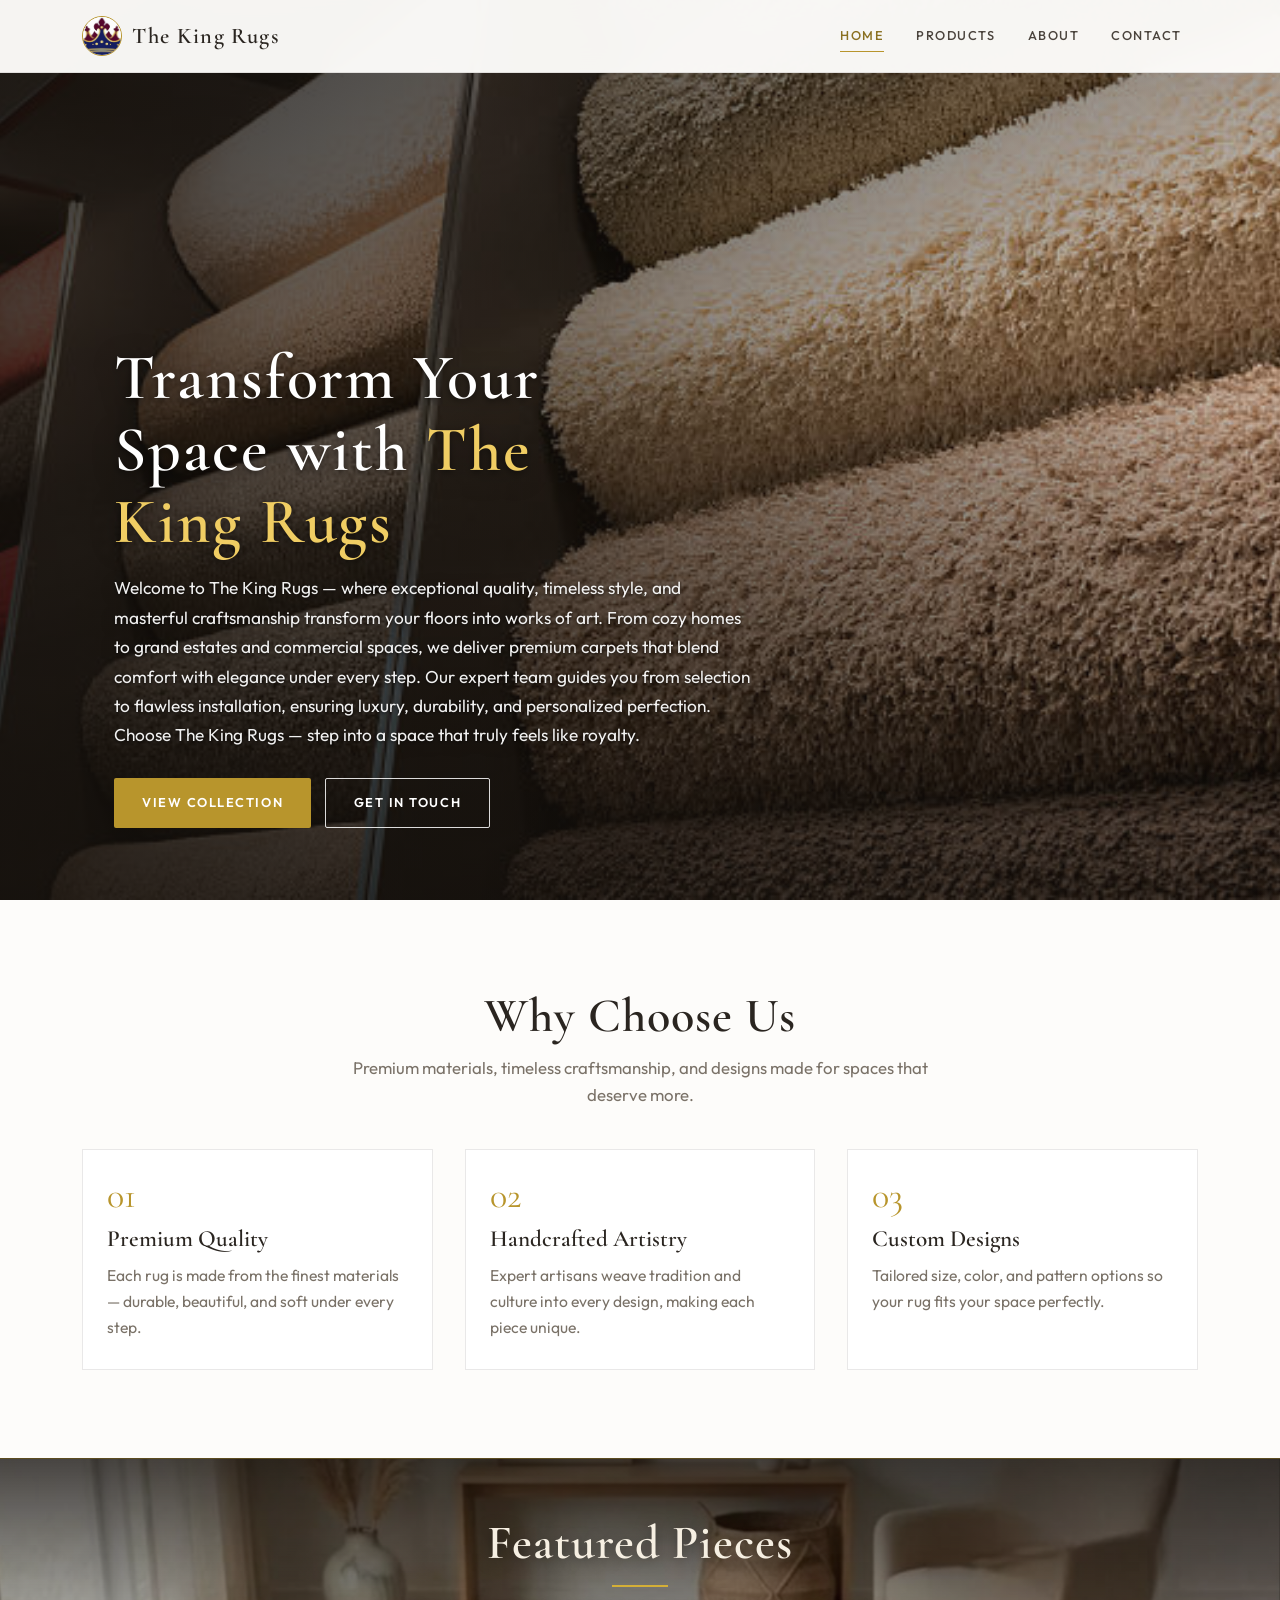
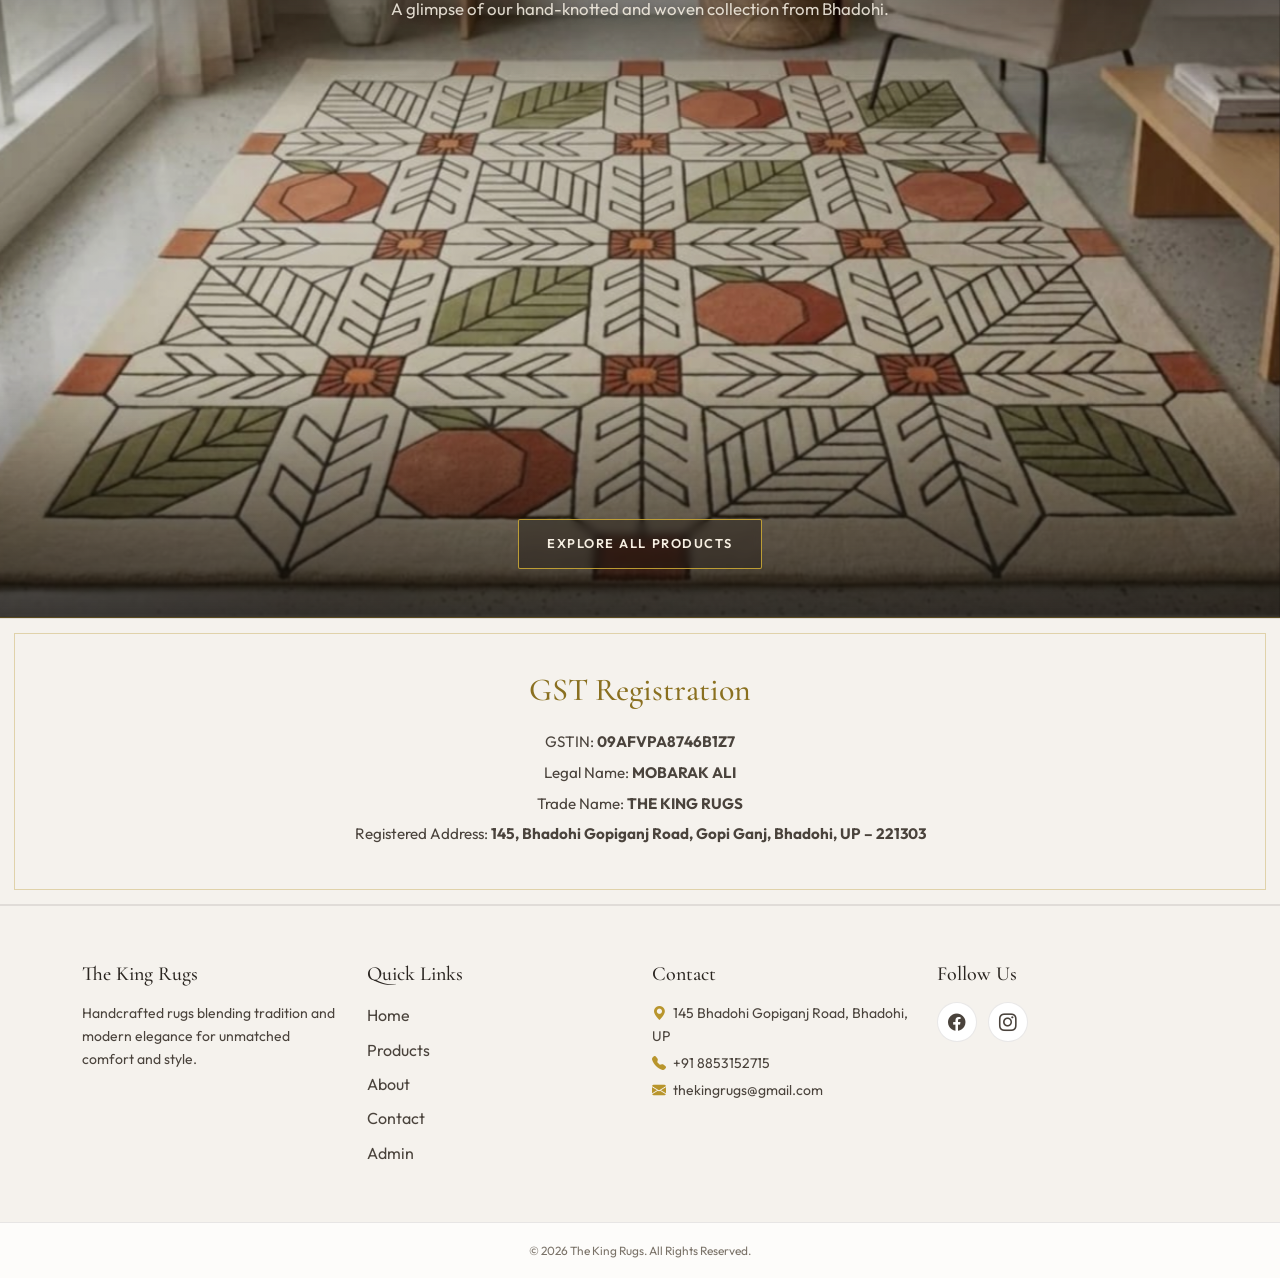
<file: index.html>
<!DOCTYPE html>
<html lang="en">
<head>
  <meta charset="UTF-8">
  <meta name="viewport" content="width=device-width, initial-scale=1.0">
  <title>The King Rugs | Handcrafted Luxury Carpets</title>
  <link rel="icon" href="images/logo2.jpeg" type="image/jpeg">
  <link href="https://cdn.jsdelivr.net/npm/bootstrap@5.3.0/dist/css/bootstrap.min.css" rel="stylesheet">
  <link rel="stylesheet" href="https://cdn.jsdelivr.net/npm/bootstrap-icons@1.11.1/font/bootstrap-icons.css">
  <link rel="preconnect" href="https://fonts.googleapis.com">
  <link rel="preconnect" href="https://fonts.gstatic.com" crossorigin>
  <link href="https://fonts.googleapis.com/css2?family=Cormorant+Garamond:wght@500;600;700&family=Outfit:wght@300;400;500;600&display=swap" rel="stylesheet">
  <link rel="stylesheet" href="css/style.css">
</head>
<body>

  <header class="site-nav">
    <nav class="navbar navbar-expand-lg">
      <div class="container">
        <a class="navbar-brand" href="index.html">
          <img src="images/logo2.jpeg" alt="The King Rugs Logo">
          <span class="brand-name">The King Rugs</span>
        </a>
        <button class="navbar-toggler" type="button" data-bs-toggle="collapse" data-bs-target="#navbarNav"
                aria-controls="navbarNav" aria-expanded="false" aria-label="Toggle navigation">
          <span class="navbar-toggler-icon"></span>
        </button>
        <div class="collapse navbar-collapse" id="navbarNav">
          <ul class="navbar-nav ms-auto">
            <li class="nav-item"><a class="nav-link active" href="index.html">Home</a></li>
            <li class="nav-item"><a class="nav-link" href="products.html">Products</a></li>
            <li class="nav-item"><a class="nav-link" href="about.html">About</a></li>
            <li class="nav-item"><a class="nav-link" href="contact.html">Contact</a></li>
          </ul>
        </div>
      </div>
    </nav>
  </header>

  <!-- Full-bleed hero with sliding images -->
  <section class="hero" aria-label="Featured rugs">
    <div class="hero-slider">
      <div class="hero-slide active">
        <img src="images/carpetimg3.jpg" alt="Luxury handcrafted carpet">
      </div>
      <div class="hero-slide">
        <img src="images/carpetimg1.jpg" alt="Artisan woven rug">
      </div>
      <div class="hero-slide">
        <img src="images/carpetimg2.jpg" alt="Premium carpet detail">
      </div>
    </div>
    <div class="hero-overlay"></div>

    <div class="hero-content container">
      <h1 class="hero-brand">Transform Your Space with <span>The King Rugs</span></h1>
      <p class="hero-lead">
        Welcome to The King Rugs — where exceptional quality, timeless style, and masterful craftsmanship transform your floors into works of art.
        From cozy homes to grand estates and commercial spaces, we deliver premium carpets that blend comfort with elegance under every step.
        Our expert team guides you from selection to flawless installation, ensuring luxury, durability, and personalized perfection.
        Choose The King Rugs — step into a space that truly feels like royalty.
      </p>
      <div class="hero-ctas">
        <a href="products.html" class="btn-king">View Collection</a>
        <a href="contact.html" class="btn-king btn-king-outline">Get in Touch</a>
      </div>
    </div>
  </section>

  <!-- Why Choose Us -->
  <section class="section">
    <div class="container">
      <div class="text-center reveal">
        <h2 class="section-title">Why Choose Us</h2>
        <p class="section-sub">Premium materials, timeless craftsmanship, and designs made for spaces that deserve more.</p>
      </div>
      <div class="feature-grid">
        <div class="feature-item">
          <div class="feature-num">01</div>
          <h3>Premium Quality</h3>
          <p>Each rug is made from the finest materials — durable, beautiful, and soft under every step.</p>
        </div>
        <div class="feature-item">
          <div class="feature-num">02</div>
          <h3>Handcrafted Artistry</h3>
          <p>Expert artisans weave tradition and culture into every design, making each piece unique.</p>
        </div>
        <div class="feature-item">
          <div class="feature-num">03</div>
          <h3>Custom Designs</h3>
          <p>Tailored size, color, and pattern options so your rug fits your space perfectly.</p>
        </div>
      </div>
    </div>
  </section>

  <!-- Featured Pieces — flipping image -->
  <section class="featured-section">
    <a href="products.html" class="featured-flip" id="featured-flip" aria-label="View all products">
      <div class="flip-inner">
        <img class="flip-face flip-front" src="images/product10.jpeg" alt="Terra Forma">
        <img class="flip-face flip-back" src="images/product11.jpeg" alt="Imperial Grove">
      </div>
      <div class="featured-flip-source" hidden>
        <img src="images/product10.jpeg" alt="Terra Forma">
        <img src="images/product11.jpeg" alt="Imperial Grove">
        <img src="images/product12.jpeg" alt="Sahara Curve">
        <img src="images/product13.jpeg" alt="Palace Weave">
        <img src="images/product14.jpeg" alt="Meadow Arc">
        <img src="images/product15.jpeg" alt="Ridge Bloom">
        <img src="images/product16.jpeg" alt="Cove Leaf">
        <img src="images/product1.jpeg" alt="Autumn">
        <img src="images/product2.jpeg" alt="Tradition Star">
        <img src="images/product4.jpeg" alt="Spider">
        <img src="images/product9.jpeg" alt="Zebra">
      </div>
    </a>
    <div class="featured-overlay" aria-hidden="true"></div>

    <div class="container featured-content">
      <div class="text-center reveal">
        <h2 class="section-title">Featured Pieces</h2>
        <p class="section-sub">A glimpse of our hand-knotted and woven collection from Bhadohi.</p>
      </div>

      <div class="text-center reveal">
        <a href="products.html" class="btn-king btn-king-light">Explore All Products</a>
      </div>
    </div>
  </section>

  <!-- GST -->
  <section class="section" style="padding-top:0;padding-bottom:0;">
    <div class="gst-panel">
      <div class="container reveal">
        <h2>GST Registration</h2>
        <p>GSTIN: <strong>09AFVPA8746B1Z7</strong></p>
        <p>Legal Name: <strong>MOBARAK ALI</strong></p>
        <p>Trade Name: <strong>THE KING RUGS</strong></p>
        <p>Registered Address: <strong>145, Bhadohi Gopiganj Road, Gopi Ganj, Bhadohi, UP – 221303</strong></p>
      </div>
    </div>
  </section>

  <footer class="site-footer">
    <div class="container">
      <div class="row gy-4 footer-grid">
        <div class="col-12 col-md-3 footer-about">
          <h5>The King Rugs</h5>
          <p class="small">Handcrafted rugs blending tradition and modern elegance for unmatched comfort and style.</p>
        </div>
        <div class="col-6 col-md-3 footer-links">
          <h5>Quick Links</h5>
          <ul class="list-unstyled">
            <li class="mb-2"><a href="index.html">Home</a></li>
            <li class="mb-2"><a href="products.html">Products</a></li>
            <li class="mb-2"><a href="about.html">About</a></li>
            <li class="mb-2"><a href="contact.html">Contact</a></li>
            <li class="mb-2"><a href="admin.html">Admin</a></li>
          </ul>
        </div>
        <div class="col-6 col-md-3 footer-contact">
          <h5>Contact</h5>
          <p class="small mb-1"><i class="bi bi-geo-alt-fill me-1" style="color:var(--gold)"></i> 145 Bhadohi Gopiganj Road, Bhadohi, UP</p>
          <p class="small mb-1"><i class="bi bi-telephone-fill me-1" style="color:var(--gold)"></i> +91 8853152715</p>
          <p class="small"><i class="bi bi-envelope-fill me-1" style="color:var(--gold)"></i> thekingrugs@gmail.com</p>
        </div>
        <div class="col-12 col-md-3 footer-social">
          <h5>Follow Us</h5>
          <a href="https://www.facebook.com/the.king.rugs" target="_blank" rel="noopener" class="social-link" aria-label="Facebook"><i class="bi bi-facebook"></i></a>
          <a href="https://www.instagram.com/naushadali120693" target="_blank" rel="noopener" class="social-link" aria-label="Instagram"><i class="bi bi-instagram"></i></a>
        </div>
      </div>
    </div>
    <div class="footer-bottom">
      <small>&copy; <span class="js-year"></span> The King Rugs. All Rights Reserved.</small>
    </div>
  </footer>

  <script src="https://cdn.jsdelivr.net/npm/bootstrap@5.3.0/dist/js/bootstrap.bundle.min.js"></script>
  <script src="js/main.js"></script>
</body>
</html>
</file>
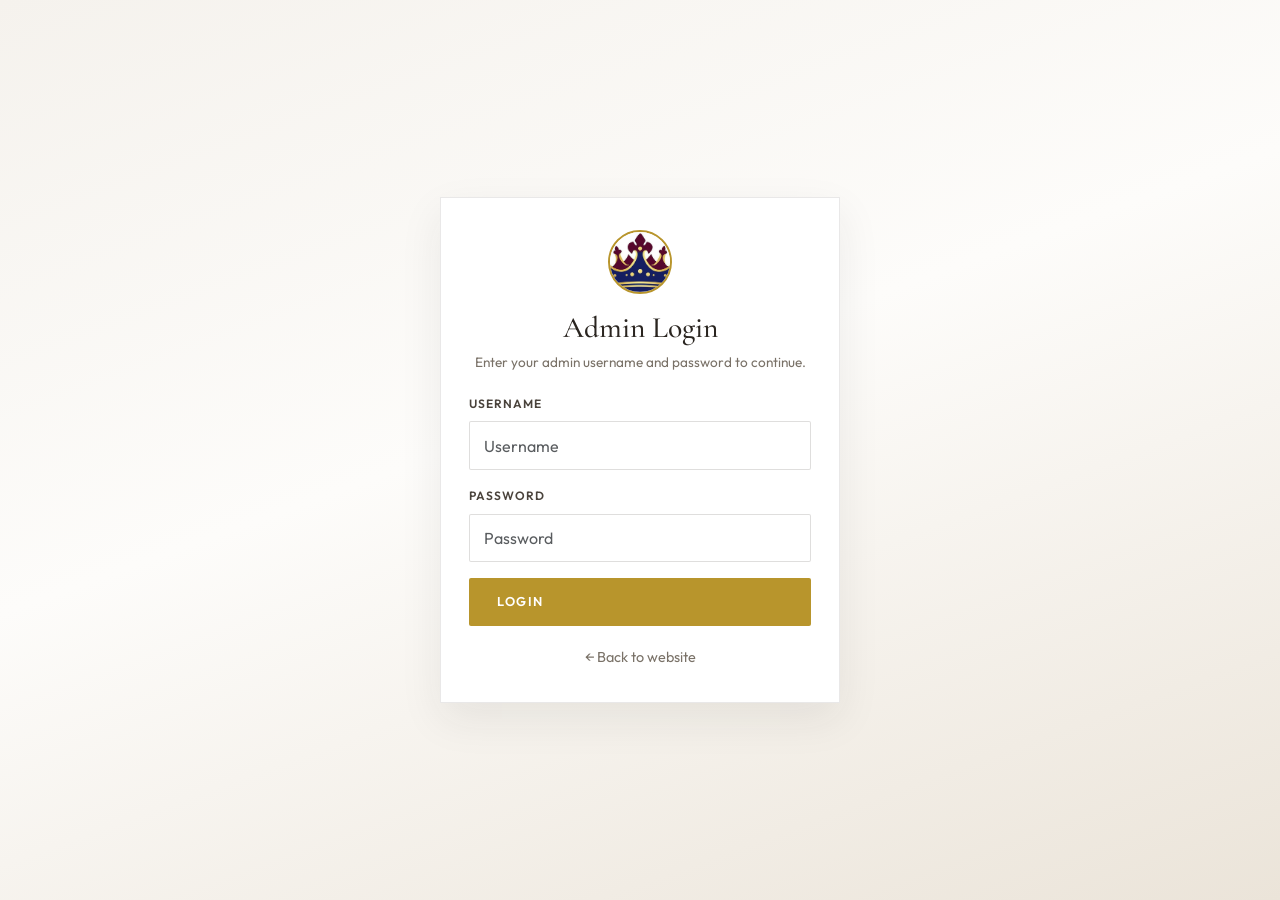
<file: admin/index.html>
<!DOCTYPE html>
<html lang="en">
<head>
  <meta charset="UTF-8">
  <meta name="viewport" content="width=device-width, initial-scale=1.0">
  <title>Admin | The King Rugs</title>
  <link rel="icon" href="../images/logo2.jpeg" type="image/jpeg">
  <link href="https://cdn.jsdelivr.net/npm/bootstrap@5.3.0/dist/css/bootstrap.min.css" rel="stylesheet">
  <link rel="stylesheet" href="https://cdn.jsdelivr.net/npm/bootstrap-icons@1.11.1/font/bootstrap-icons.css">
  <link rel="preconnect" href="https://fonts.googleapis.com">
  <link rel="preconnect" href="https://fonts.gstatic.com" crossorigin>
  <link href="https://fonts.googleapis.com/css2?family=Cormorant+Garamond:wght@500;600;700&family=Outfit:wght@300;400;500;600&display=swap" rel="stylesheet">
  <link rel="stylesheet" href="../css/style.css">
  <link rel="stylesheet" href="../css/admin.css">
</head>
<body class="admin-body">

  <section id="login-view" class="admin-login">
    <div class="admin-login-card">
      <img src="../images/logo2.jpeg" alt="Logo" class="admin-logo">
      <h1>Admin Login</h1>
      <p class="admin-hint">Enter your admin username and password to continue.</p>
      <form id="login-form" autocomplete="off">
        <div class="mb-3">
          <label class="form-label" for="username">Username</label>
          <input type="text" id="username" name="tkr_u" class="form-control" placeholder="Username"
                 autocomplete="off" autocapitalize="off" spellcheck="false" readonly required>
        </div>
        <div class="mb-3">
          <label class="form-label" for="password">Password</label>
          <input type="password" id="password" name="tkr_p" class="form-control" placeholder="Password"
                 autocomplete="new-password" readonly required>
        </div>
        <p id="login-error" class="admin-error d-none">Wrong username or password.</p>
        <button type="submit" class="btn-king w-100">Login</button>
      </form>
      <a href="../index.html" class="admin-back">← Back to website</a>
    </div>
  </section>

  <section id="dashboard-view" class="admin-dashboard d-none">
    <header class="admin-topbar">
      <div class="container d-flex align-items-center justify-content-between flex-wrap gap-2">
        <div class="d-flex align-items-center gap-2">
          <img src="../images/logo2.jpeg" alt="" width="36" height="36" style="border-radius:50%;object-fit:cover;">
          <strong>The King Rugs — Admin</strong>
        </div>
        <div class="d-flex gap-2">
          <a href="../products.html" class="btn btn-sm btn-outline-secondary">Products page</a>
          <a href="../index.html" class="btn btn-sm btn-outline-secondary">Website</a>
          <button type="button" id="logout-btn" class="btn btn-sm btn-dark">Logout</button>
        </div>
      </div>
    </header>

    <div class="container py-4">
      <!-- PRODUCTS -->
      <div id="tab-products" class="admin-tab-panel">
        <div class="d-flex align-items-center justify-content-between flex-wrap gap-2 mb-3">
          <div>
            <h2 class="admin-page-title mb-1">Manage Products</h2>
            <p class="text-muted mb-0 small">
              Edit name, size, MRP and discount %. Sale price calculates automatically.
            </p>
          </div>
          <div class="d-flex gap-2">
            <button type="button" id="save-products-btn" class="btn btn-sm btn-king">
              <i class="bi bi-check2"></i> Save products
            </button>
            <button type="button" id="reset-products-btn" class="btn btn-sm btn-outline-secondary">
              Reset defaults
            </button>
          </div>
        </div>
        <p id="products-save-msg" class="admin-save-msg d-none"></p>
        <div class="table-responsive">
          <table class="table admin-table admin-products-table">
            <thead>
              <tr>
                <th>#</th>
                <th>Image</th>
                <th>Product name</th>
                <th>Material</th>
                <th>Size</th>
                <th>MRP (₹)</th>
                <th>Discount %</th>
                <th>Sale price</th>
              </tr>
            </thead>
            <tbody id="products-admin-body"></tbody>
          </table>
        </div>
      </div>

    </div>
  </section>

  <script src="../js/products-data.js"></script>
  <script src="../js/admin.js"></script>
</body>
</html>
</file>
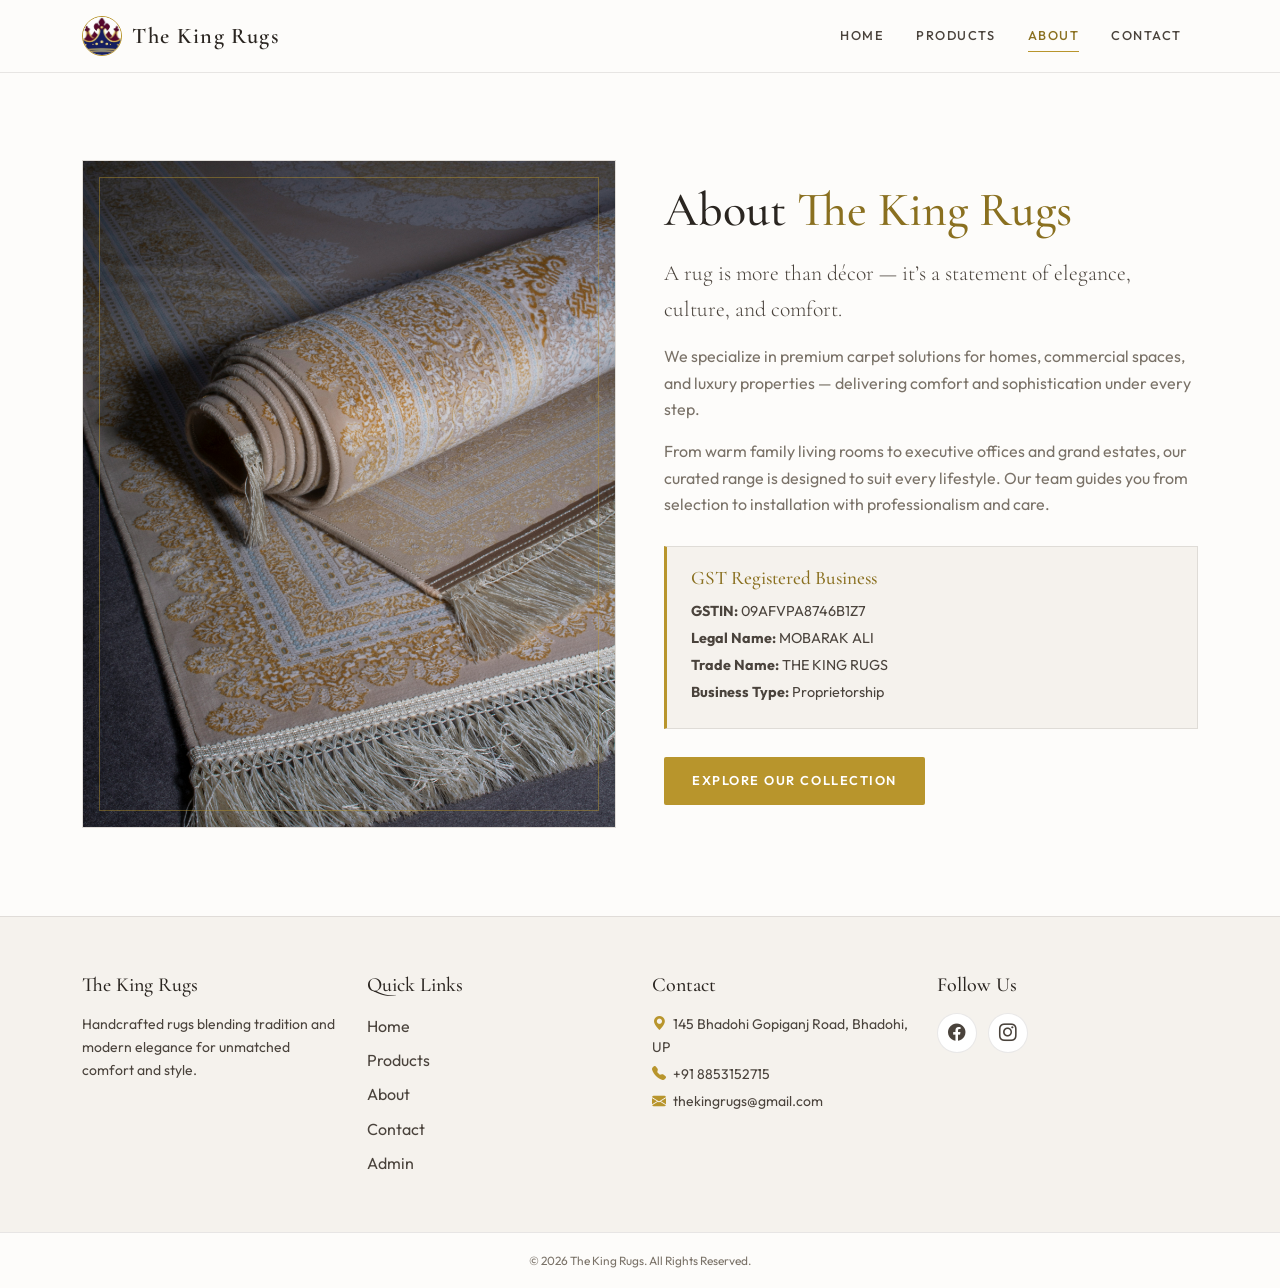
<file: about.html>
<!DOCTYPE html>
<html lang="en">
<head>
  <meta charset="UTF-8">
  <meta name="viewport" content="width=device-width, initial-scale=1.0">
  <title>The King Rugs | About</title>
  <link rel="icon" href="images/logo2.jpeg" type="image/jpeg">
  <link href="https://cdn.jsdelivr.net/npm/bootstrap@5.3.0/dist/css/bootstrap.min.css" rel="stylesheet">
  <link rel="stylesheet" href="https://cdn.jsdelivr.net/npm/bootstrap-icons@1.11.1/font/bootstrap-icons.css">
  <link rel="preconnect" href="https://fonts.googleapis.com">
  <link rel="preconnect" href="https://fonts.gstatic.com" crossorigin>
  <link href="https://fonts.googleapis.com/css2?family=Cormorant+Garamond:wght@500;600;700&family=Outfit:wght@300;400;500;600&display=swap" rel="stylesheet">
  <link rel="stylesheet" href="css/style.css">
</head>
<body>

  <header class="site-nav">
    <nav class="navbar navbar-expand-lg">
      <div class="container">
        <a class="navbar-brand" href="index.html">
          <img src="images/logo2.jpeg" alt="The King Rugs Logo">
          <span class="brand-name">The King Rugs</span>
        </a>
        <button class="navbar-toggler" type="button" data-bs-toggle="collapse" data-bs-target="#navbarNav"
                aria-controls="navbarNav" aria-expanded="false" aria-label="Toggle navigation">
          <span class="navbar-toggler-icon"></span>
        </button>
        <div class="collapse navbar-collapse" id="navbarNav">
          <ul class="navbar-nav ms-auto">
            <li class="nav-item"><a class="nav-link" href="index.html">Home</a></li>
            <li class="nav-item"><a class="nav-link" href="products.html">Products</a></li>
            <li class="nav-item"><a class="nav-link active" href="about.html">About</a></li>
            <li class="nav-item"><a class="nav-link" href="contact.html">Contact</a></li>
          </ul>
        </div>
      </div>
    </nav>
  </header>

  <div class="spacer-nav"></div>

  <section class="section">
    <div class="container">
      <div class="about-layout">
        <div class="about-visual reveal">
          <img src="images/carpetimg1.jpg" alt="The King Rugs craftsmanship">
        </div>
        <div class="about-copy reveal reveal-delay-1">
          <h1>About <span class="gold-text">The King Rugs</span></h1>
          <p class="lead" style="color:var(--ink-soft);font-family:var(--font-display);font-size:1.35rem;">
            A rug is more than décor — it’s a statement of elegance, culture, and comfort.
          </p>
          <p>
            We specialize in premium carpet solutions for homes, commercial spaces, and luxury properties —
            delivering comfort and sophistication under every step.
          </p>
          <p>
            From warm family living rooms to executive offices and grand estates, our curated range is designed
            to suit every lifestyle. Our team guides you from selection to installation with professionalism and care.
          </p>
          <div class="gst-inline">
            <h5>GST Registered Business</h5>
            <p><strong>GSTIN:</strong> 09AFVPA8746B1Z7</p>
            <p><strong>Legal Name:</strong> MOBARAK ALI</p>
            <p><strong>Trade Name:</strong> THE KING RUGS</p>
            <p><strong>Business Type:</strong> Proprietorship</p>
          </div>
          <a href="products.html" class="btn-king">Explore Our Collection</a>
        </div>
      </div>
    </div>
  </section>

  <footer class="site-footer">
    <div class="container">
      <div class="row gy-4 footer-grid">
        <div class="col-12 col-md-3 footer-about">
          <h5>The King Rugs</h5>
          <p class="small">Handcrafted rugs blending tradition and modern elegance for unmatched comfort and style.</p>
        </div>
        <div class="col-6 col-md-3 footer-links">
          <h5>Quick Links</h5>
          <ul class="list-unstyled">
            <li class="mb-2"><a href="index.html">Home</a></li>
            <li class="mb-2"><a href="products.html">Products</a></li>
            <li class="mb-2"><a href="about.html">About</a></li>
            <li class="mb-2"><a href="contact.html">Contact</a></li>
            <li class="mb-2"><a href="admin.html">Admin</a></li>
          </ul>
        </div>
        <div class="col-6 col-md-3 footer-contact">
          <h5>Contact</h5>
          <p class="small mb-1"><i class="bi bi-geo-alt-fill me-1" style="color:var(--gold)"></i> 145 Bhadohi Gopiganj Road, Bhadohi, UP</p>
          <p class="small mb-1"><i class="bi bi-telephone-fill me-1" style="color:var(--gold)"></i> +91 8853152715</p>
          <p class="small"><i class="bi bi-envelope-fill me-1" style="color:var(--gold)"></i> thekingrugs@gmail.com</p>
        </div>
        <div class="col-12 col-md-3 footer-social">
          <h5>Follow Us</h5>
          <a href="https://www.facebook.com/the.king.rugs" target="_blank" rel="noopener" class="social-link" aria-label="Facebook"><i class="bi bi-facebook"></i></a>
          <a href="https://www.instagram.com/naushadali120693" target="_blank" rel="noopener" class="social-link" aria-label="Instagram"><i class="bi bi-instagram"></i></a>
        </div>
      </div>
    </div>
    <div class="footer-bottom">
      <small>&copy; <span class="js-year"></span> The King Rugs. All Rights Reserved.</small>
    </div>
  </footer>

  <script src="https://cdn.jsdelivr.net/npm/bootstrap@5.3.0/dist/js/bootstrap.bundle.min.js"></script>
  <script src="js/main.js"></script>
</body>
</html>
</file>
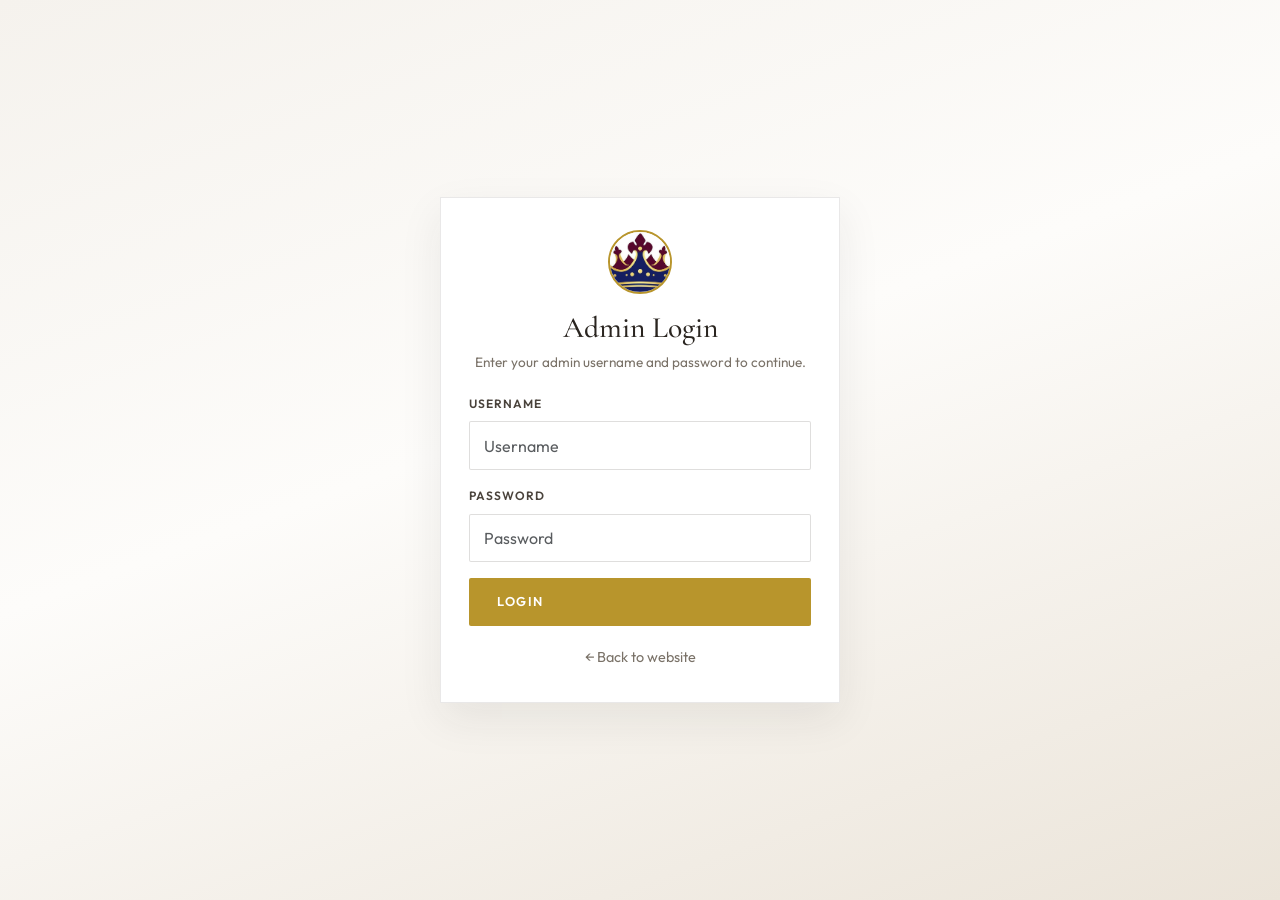
<file: admin.html>
<!DOCTYPE html>
<html lang="en">
<head>
  <meta charset="UTF-8">
  <meta name="viewport" content="width=device-width, initial-scale=1.0">
  <title>Admin | The King Rugs</title>
  <link rel="icon" href="images/logo2.jpeg" type="image/jpeg">
  <link href="https://cdn.jsdelivr.net/npm/bootstrap@5.3.0/dist/css/bootstrap.min.css" rel="stylesheet">
  <link rel="stylesheet" href="https://cdn.jsdelivr.net/npm/bootstrap-icons@1.11.1/font/bootstrap-icons.css">
  <link rel="preconnect" href="https://fonts.googleapis.com">
  <link rel="preconnect" href="https://fonts.gstatic.com" crossorigin>
  <link href="https://fonts.googleapis.com/css2?family=Cormorant+Garamond:wght@500;600;700&family=Outfit:wght@300;400;500;600&display=swap" rel="stylesheet">
  <link rel="stylesheet" href="css/style.css">
  <link rel="stylesheet" href="css/admin.css">
</head>
<body class="admin-body">

  <section id="login-view" class="admin-login">
    <div class="admin-login-card">
      <img src="images/logo2.jpeg" alt="Logo" class="admin-logo">
      <h1>Admin Login</h1>
      <p class="admin-hint">Enter your admin username and password to continue.</p>
      <form id="login-form" autocomplete="off">
        <div class="mb-3">
          <label class="form-label" for="username">Username</label>
          <input type="text" id="username" name="tkr_u" class="form-control" placeholder="Username"
                 autocomplete="off" autocapitalize="off" spellcheck="false" readonly required>
        </div>
        <div class="mb-3">
          <label class="form-label" for="password">Password</label>
          <input type="password" id="password" name="tkr_p" class="form-control" placeholder="Password"
                 autocomplete="new-password" readonly required>
        </div>
        <p id="login-error" class="admin-error d-none">Wrong username or password.</p>
        <button type="submit" class="btn-king w-100">Login</button>
      </form>
      <a href="index.html" class="admin-back">← Back to website</a>
    </div>
  </section>

  <section id="dashboard-view" class="admin-dashboard d-none">
    <header class="admin-topbar">
      <div class="container d-flex align-items-center justify-content-between flex-wrap gap-2">
        <div class="d-flex align-items-center gap-2">
          <img src="images/logo2.jpeg" alt="" width="36" height="36" style="border-radius:50%;object-fit:cover;">
          <strong>The King Rugs — Admin</strong>
        </div>
        <div class="d-flex gap-2">
          <a href="products.html" class="btn btn-sm btn-outline-secondary">Products page</a>
          <a href="index.html" class="btn btn-sm btn-outline-secondary">Website</a>
          <button type="button" id="logout-btn" class="btn btn-sm btn-dark">Logout</button>
        </div>
      </div>
    </header>

    <div class="container py-4">
      <!-- PRODUCTS -->
      <div id="tab-products" class="admin-tab-panel">
        <div class="d-flex align-items-center justify-content-between flex-wrap gap-2 mb-3">
          <div>
            <h2 class="admin-page-title mb-1">Manage Products</h2>
            <p class="text-muted mb-0 small">
              Edit name, size, MRP and discount %. Sale price calculates automatically.
            </p>
          </div>
          <div class="d-flex gap-2">
            <button type="button" id="save-products-btn" class="btn btn-sm btn-king">
              <i class="bi bi-check2"></i> Save products
            </button>
            <button type="button" id="reset-products-btn" class="btn btn-sm btn-outline-secondary">
              Reset defaults
            </button>
          </div>
        </div>
        <p id="products-save-msg" class="admin-save-msg d-none"></p>
        <div class="table-responsive">
          <table class="table admin-table admin-products-table">
            <thead>
              <tr>
                <th>#</th>
                <th>Image</th>
                <th>Product name</th>
                <th>Material</th>
                <th>Size</th>
                <th>MRP (₹)</th>
                <th>Discount %</th>
                <th>Sale price</th>
              </tr>
            </thead>
            <tbody id="products-admin-body"></tbody>
          </table>
        </div>
      </div>

    </div>
  </section>

  <script src="js/products-data.js"></script>
  <script src="js/admin.js"></script>
</body>
</html>
</file>
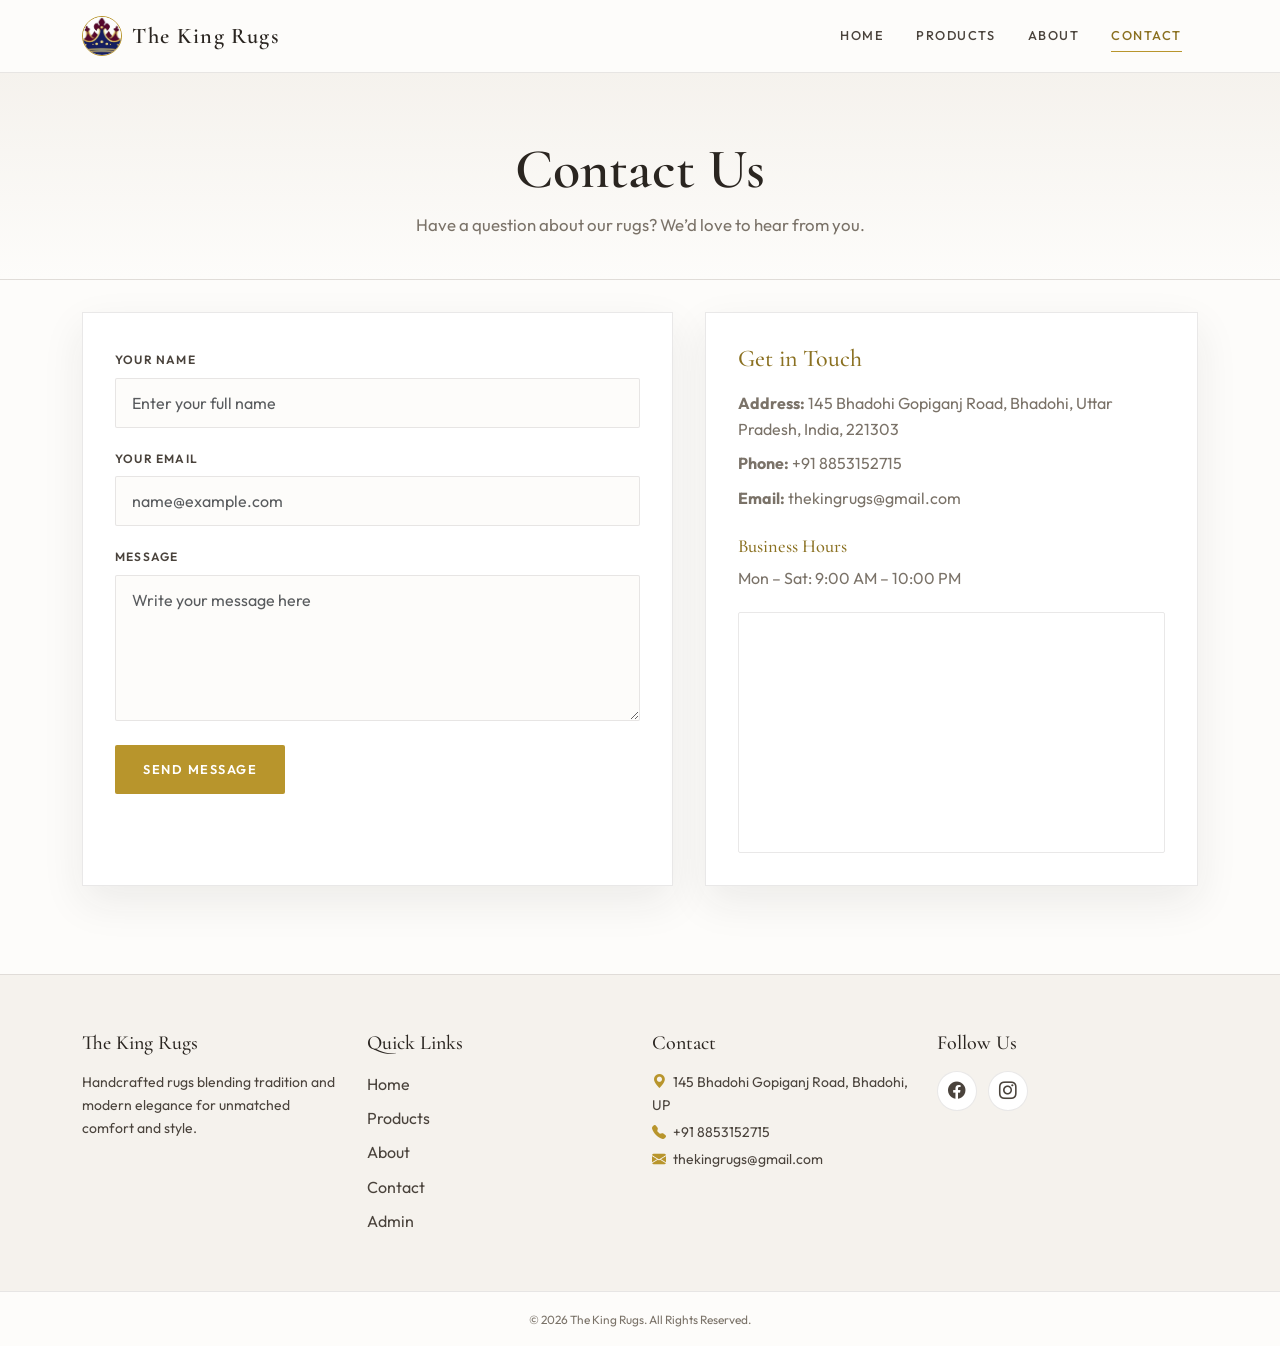
<file: contact.html>
<!DOCTYPE html>
<html lang="en">
<head>
  <meta charset="UTF-8">
  <meta name="viewport" content="width=device-width, initial-scale=1.0">
  <title>The King Rugs | Contact</title>
  <link rel="icon" href="images/logo2.jpeg" type="image/jpeg">
  <link href="https://cdn.jsdelivr.net/npm/bootstrap@5.3.0/dist/css/bootstrap.min.css" rel="stylesheet">
  <link rel="stylesheet" href="https://cdn.jsdelivr.net/npm/bootstrap-icons@1.11.1/font/bootstrap-icons.css">
  <link rel="preconnect" href="https://fonts.googleapis.com">
  <link rel="preconnect" href="https://fonts.gstatic.com" crossorigin>
  <link href="https://fonts.googleapis.com/css2?family=Cormorant+Garamond:wght@500;600;700&family=Outfit:wght@300;400;500;600&display=swap" rel="stylesheet">
  <link rel="stylesheet" href="css/style.css">
</head>
<body>

  <header class="site-nav">
    <nav class="navbar navbar-expand-lg">
      <div class="container">
        <a class="navbar-brand" href="index.html">
          <img src="images/logo2.jpeg" alt="The King Rugs Logo">
          <span class="brand-name">The King Rugs</span>
        </a>
        <button class="navbar-toggler" type="button" data-bs-toggle="collapse" data-bs-target="#navbarNav"
                aria-controls="navbarNav" aria-expanded="false" aria-label="Toggle navigation">
          <span class="navbar-toggler-icon"></span>
        </button>
        <div class="collapse navbar-collapse" id="navbarNav">
          <ul class="navbar-nav ms-auto">
            <li class="nav-item"><a class="nav-link" href="index.html">Home</a></li>
            <li class="nav-item"><a class="nav-link" href="products.html">Products</a></li>
            <li class="nav-item"><a class="nav-link" href="about.html">About</a></li>
            <li class="nav-item"><a class="nav-link active" href="contact.html">Contact</a></li>
          </ul>
        </div>
      </div>
    </nav>
  </header>

  <section class="page-hero">
    <div class="container reveal">
      <h1>Contact Us</h1>
      <p class="section-sub mb-0">Have a question about our rugs? We’d love to hear from you.</p>
    </div>
  </section>

  <section class="section" style="padding-top:2rem;">
    <div class="container">
      <div class="contact-layout">
        <form class="contact-form reveal">
          <div class="mb-3">
            <label for="name" class="form-label">Your Name</label>
            <input type="text" class="form-control" id="name" placeholder="Enter your full name" required>
          </div>
          <div class="mb-3">
            <label for="email" class="form-label">Your Email</label>
            <input type="email" class="form-control" id="email" placeholder="name@example.com" required>
          </div>
          <div class="mb-4">
            <label for="message" class="form-label">Message</label>
            <textarea class="form-control" id="message" rows="5" placeholder="Write your message here" required></textarea>
          </div>
          <button type="submit" class="btn-king">Send Message</button>
        </form>

        <div class="contact-info reveal reveal-delay-1">
          <h5>Get in Touch</h5>
          <p><strong>Address:</strong> 145 Bhadohi Gopiganj Road, Bhadohi, Uttar Pradesh, India, 221303</p>
          <p><strong>Phone:</strong> <a href="tel:+918853152715">+91 8853152715</a></p>
          <p><strong>Email:</strong> <a href="mailto:thekingrugs@gmail.com">thekingrugs@gmail.com</a></p>
          <h6 class="mt-4 mb-2" style="font-family:var(--font-display);color:var(--gold-deep);font-size:1.15rem;">Business Hours</h6>
          <p class="mb-0">Mon – Sat: 9:00 AM – 10:00 PM</p>
          <div class="map-wrap ratio ratio-16x9">
            <iframe
              src="https://www.google.com/maps/embed?pb=!1m18!1m12!1m3!1d3690.21286331287!2d82.49172227548225!3d25.347706077614326!2m3!1f0!2f0!3f0!3m2!1i1024!2i768!4f13.1!3m3!1m2!1s0x398fde037ccb13df%3A0x487405bea24c76ec!2sBhadohi%20-%20Gopiganj%20Rd%2C%20Uttar%20Pradesh!5e1!3m2!1sen!2sin!4v1754805284350!5m2!1sen!2sin"
              style="border:0;" allowfullscreen="" loading="lazy"
              referrerpolicy="no-referrer-when-downgrade"
              title="The King Rugs location"></iframe>
          </div>
        </div>
      </div>
    </div>
  </section>

  <div class="modal fade send-modal" id="sendModal" tabindex="-1" aria-labelledby="sendModalTitle" aria-hidden="true">
    <div class="modal-dialog modal-dialog-centered">
      <div class="modal-content">
        <button type="button" class="send-modal-close" data-bs-dismiss="modal" aria-label="Close">
          <i class="bi bi-x-lg"></i>
        </button>

        <div class="send-modal-head">
          <span class="send-modal-icon"><i class="bi bi-info-lg"></i></span>
          <h3 id="sendModalTitle">Messaging is not available right now</h3>
          <p>Please reach us directly on WhatsApp, email or phone below.</p>
        </div>

        <div class="send-options">
          <a class="send-option send-option--whatsapp" id="send-whatsapp" href="#" target="_blank" rel="noopener">
            <span class="send-option-icon"><i class="bi bi-whatsapp"></i></span>
            <span class="send-option-text">
              <strong>WhatsApp</strong>
              <small>+91 8853152715</small>
            </span>
            <i class="bi bi-chevron-right send-option-arrow"></i>
          </a>
          <a class="send-option send-option--email" id="send-email" href="#">
            <span class="send-option-icon"><i class="bi bi-envelope-fill"></i></span>
            <span class="send-option-text">
              <strong>Email</strong>
              <small>thekingrugs@gmail.com</small>
            </span>
            <i class="bi bi-chevron-right send-option-arrow"></i>
          </a>
          <a class="send-option send-option--call" href="tel:+918853152715">
            <span class="send-option-icon"><i class="bi bi-telephone-fill"></i></span>
            <span class="send-option-text">
              <strong>Call us</strong>
              <small>Mon – Sat, 9 AM – 10 PM</small>
            </span>
            <i class="bi bi-chevron-right send-option-arrow"></i>
          </a>
        </div>
      </div>
    </div>
  </div>

  <footer class="site-footer">
    <div class="container">
      <div class="row gy-4 footer-grid">
        <div class="col-12 col-md-3 footer-about">
          <h5>The King Rugs</h5>
          <p class="small">Handcrafted rugs blending tradition and modern elegance for unmatched comfort and style.</p>
        </div>
        <div class="col-6 col-md-3 footer-links">
          <h5>Quick Links</h5>
          <ul class="list-unstyled">
            <li class="mb-2"><a href="index.html">Home</a></li>
            <li class="mb-2"><a href="products.html">Products</a></li>
            <li class="mb-2"><a href="about.html">About</a></li>
            <li class="mb-2"><a href="contact.html">Contact</a></li>
            <li class="mb-2"><a href="admin.html">Admin</a></li>
          </ul>
        </div>
        <div class="col-6 col-md-3 footer-contact">
          <h5>Contact</h5>
          <p class="small mb-1"><i class="bi bi-geo-alt-fill me-1" style="color:var(--gold)"></i> 145 Bhadohi Gopiganj Road, Bhadohi, UP</p>
          <p class="small mb-1"><i class="bi bi-telephone-fill me-1" style="color:var(--gold)"></i> +91 8853152715</p>
          <p class="small"><i class="bi bi-envelope-fill me-1" style="color:var(--gold)"></i> thekingrugs@gmail.com</p>
        </div>
        <div class="col-12 col-md-3 footer-social">
          <h5>Follow Us</h5>
          <a href="https://www.facebook.com/the.king.rugs" target="_blank" rel="noopener" class="social-link" aria-label="Facebook"><i class="bi bi-facebook"></i></a>
          <a href="https://www.instagram.com/naushadali120693" target="_blank" rel="noopener" class="social-link" aria-label="Instagram"><i class="bi bi-instagram"></i></a>
        </div>
      </div>
    </div>
    <div class="footer-bottom">
      <small>&copy; <span class="js-year"></span> The King Rugs. All Rights Reserved.</small>
    </div>
  </footer>

  <script src="https://cdn.jsdelivr.net/npm/bootstrap@5.3.0/dist/js/bootstrap.bundle.min.js"></script>
  <script src="js/main.js"></script>
  <script src="js/contact-popup.js"></script>
</body>
</html>
</file>
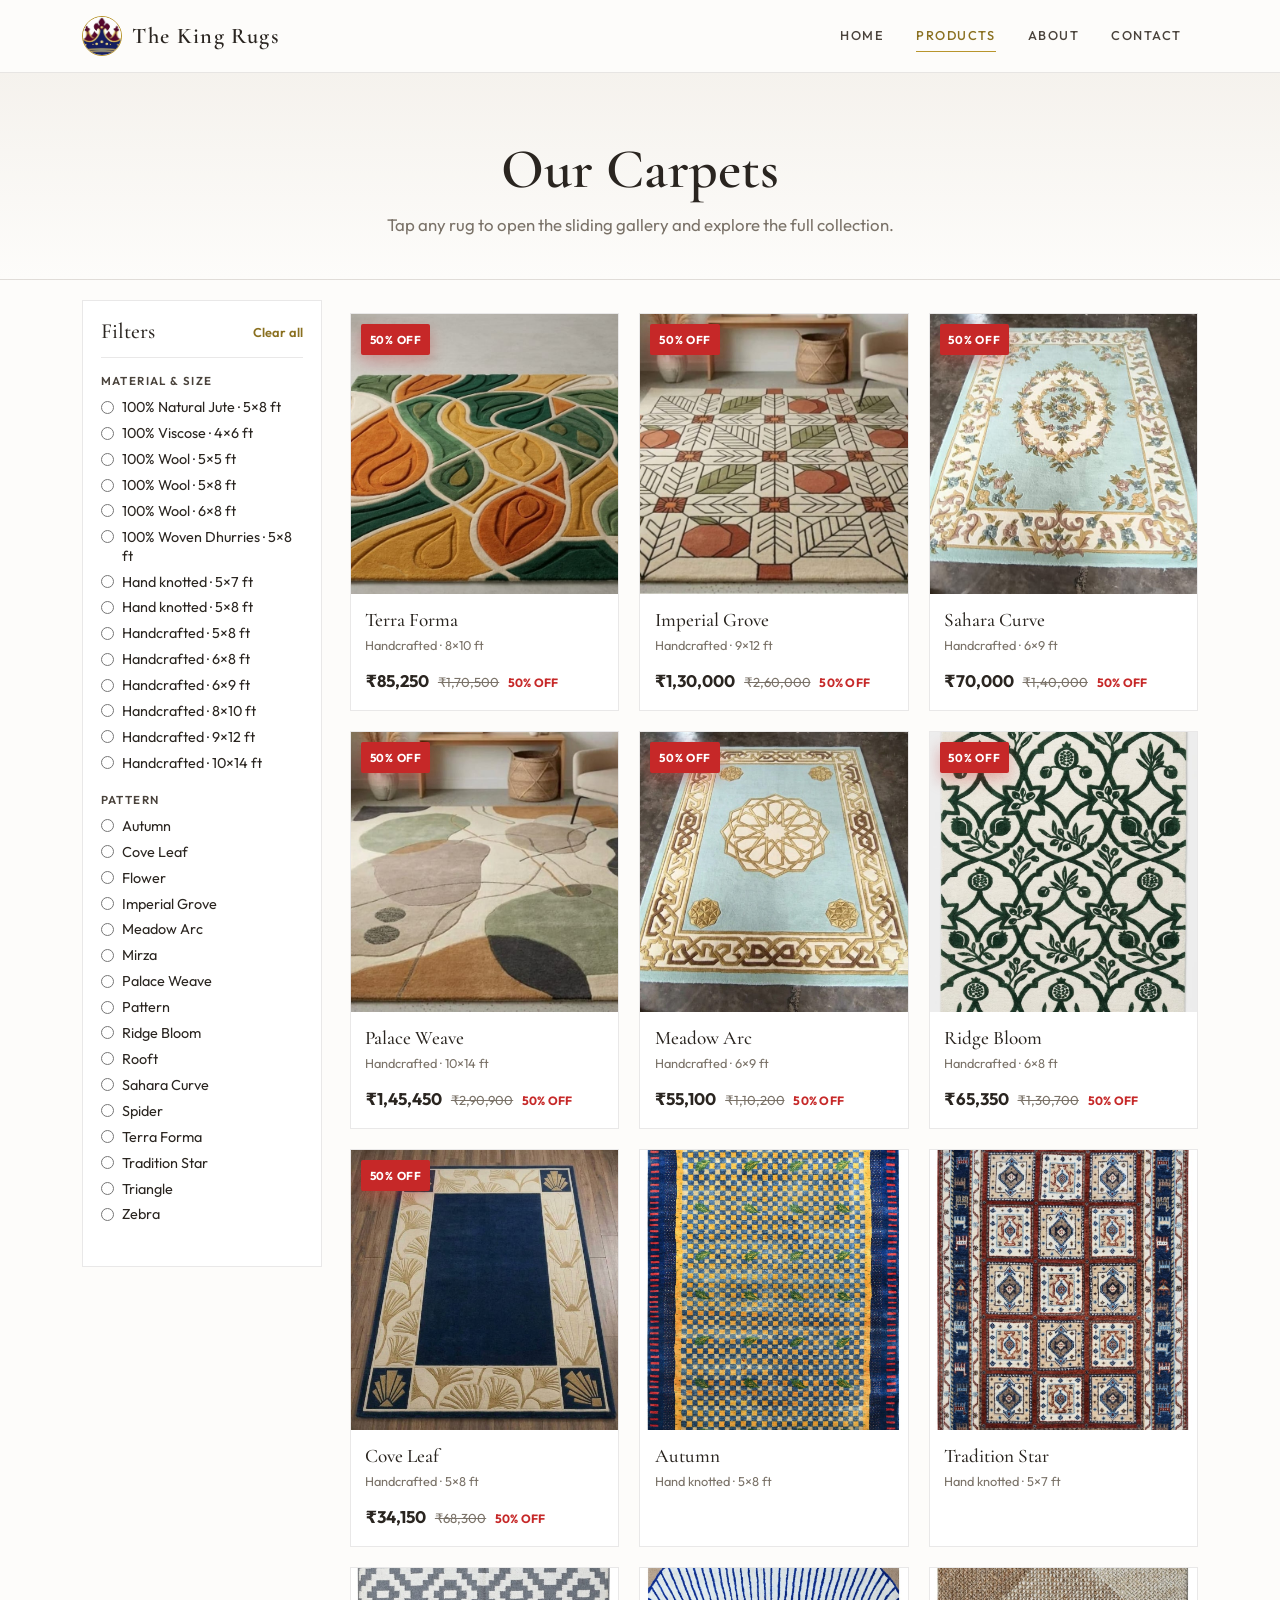
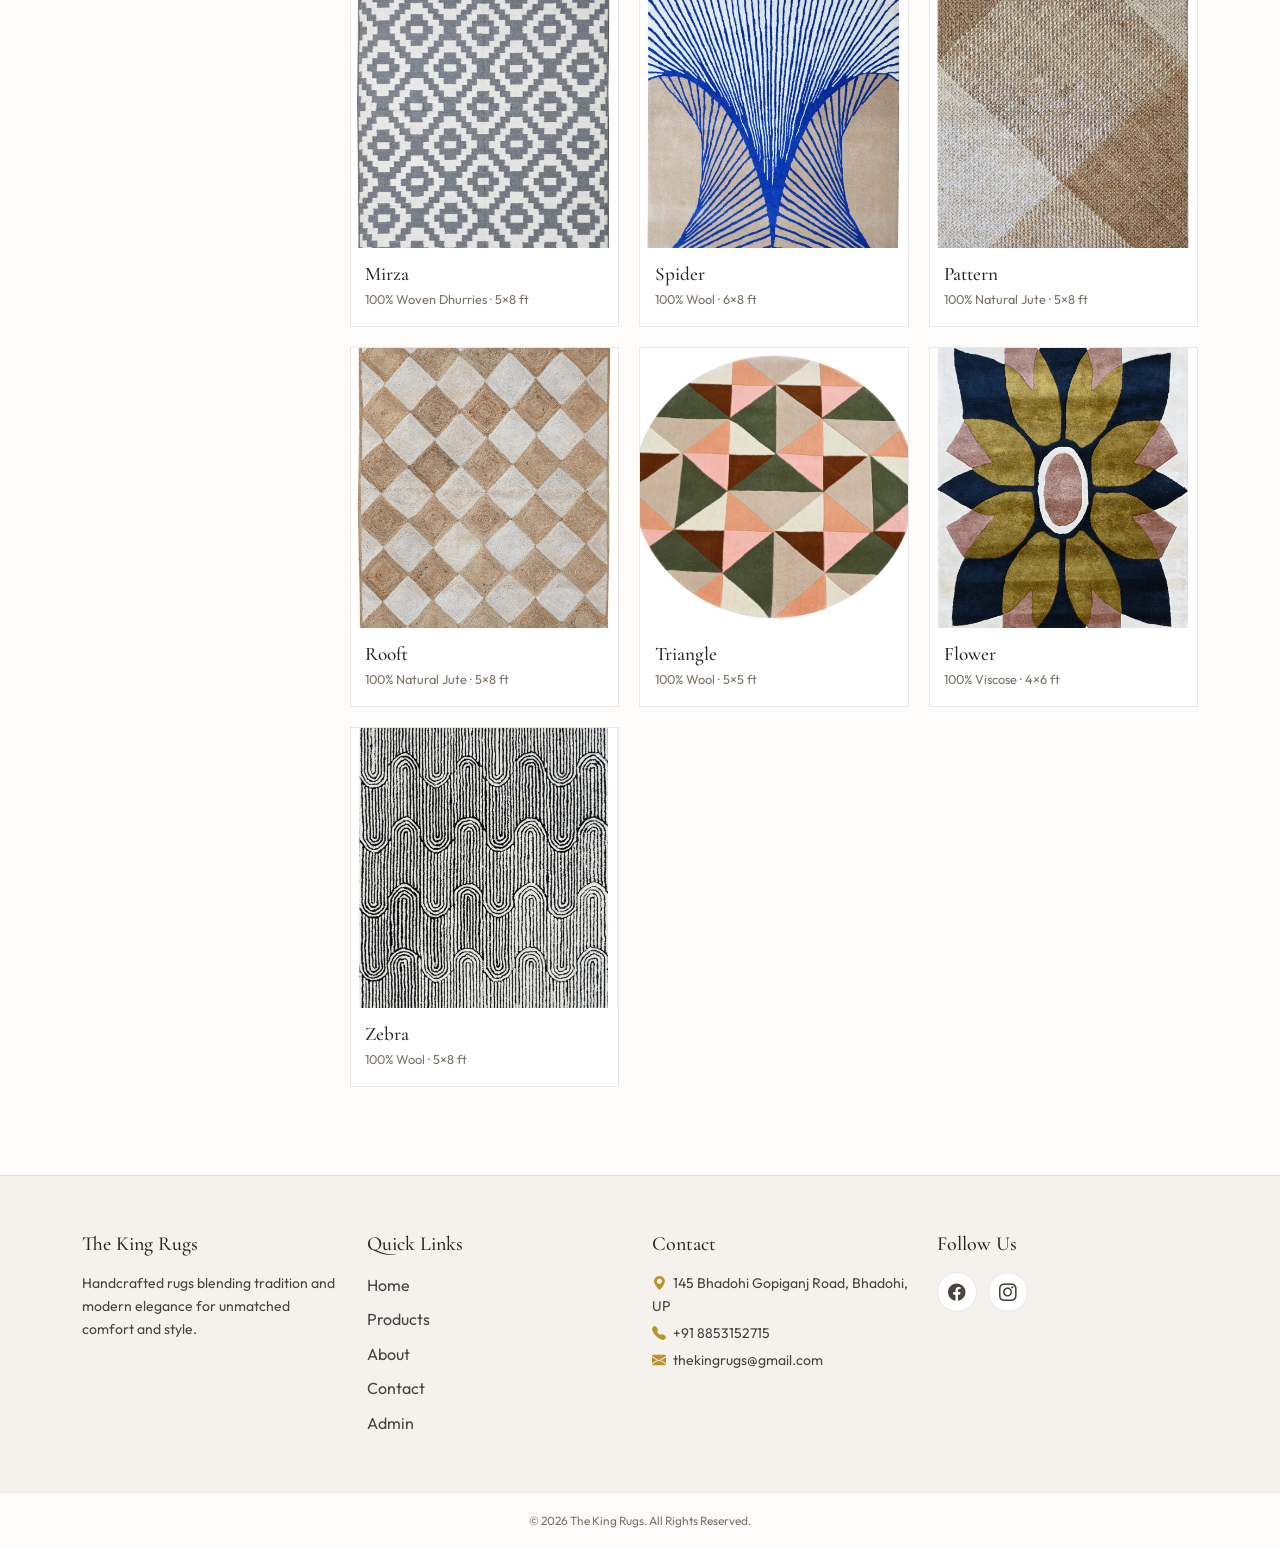
<file: products.html>
<!DOCTYPE html>
<html lang="en">
<head>
  <meta charset="UTF-8">
  <meta name="viewport" content="width=device-width, initial-scale=1.0">
  <title>The King Rugs | Products</title>
  <link rel="icon" href="images/logo2.jpeg" type="image/jpeg">
  <link href="https://cdn.jsdelivr.net/npm/bootstrap@5.3.0/dist/css/bootstrap.min.css" rel="stylesheet">
  <link rel="stylesheet" href="https://cdn.jsdelivr.net/npm/bootstrap-icons@1.11.1/font/bootstrap-icons.css">
  <link rel="preconnect" href="https://fonts.googleapis.com">
  <link rel="preconnect" href="https://fonts.gstatic.com" crossorigin>
  <link href="https://fonts.googleapis.com/css2?family=Cormorant+Garamond:wght@500;600;700&family=Outfit:wght@300;400;500;600&display=swap" rel="stylesheet">
  <link rel="stylesheet" href="css/style.css">
</head>
<body>

  <header class="site-nav">
    <nav class="navbar navbar-expand-lg">
      <div class="container">
        <a class="navbar-brand" href="index.html">
          <img src="images/logo2.jpeg" alt="The King Rugs Logo">
          <span class="brand-name">The King Rugs</span>
        </a>
        <button class="navbar-toggler" type="button" data-bs-toggle="collapse" data-bs-target="#navbarNav"
                aria-controls="navbarNav" aria-expanded="false" aria-label="Toggle navigation">
          <span class="navbar-toggler-icon"></span>
        </button>
        <div class="collapse navbar-collapse" id="navbarNav">
          <ul class="navbar-nav ms-auto">
            <li class="nav-item"><a class="nav-link" href="index.html">Home</a></li>
            <li class="nav-item"><a class="nav-link active" href="products.html">Products</a></li>
            <li class="nav-item"><a class="nav-link" href="about.html">About</a></li>
            <li class="nav-item"><a class="nav-link" href="contact.html">Contact</a></li>
          </ul>
        </div>
      </div>
    </nav>
  </header>

  <section class="page-hero">
    <div class="container reveal">
      <h1>Our Carpets</h1>
      <p class="section-sub mb-0">Tap any rug to open the sliding gallery and explore the full collection.</p>
    </div>
  </section>

  <section class="section products-section" style="padding-top:1.25rem;">
    <div class="container">
      <div class="products-layout">

        <!-- Filters: material + size together -->
        <aside class="product-filters" id="product-filters">
          <div class="filter-head">
            <h2>Filters</h2>
            <div class="filter-head-actions">
              <button type="button" class="filter-clear" id="filter-clear">Clear all</button>
              <button type="button" class="filter-close" id="filter-close" aria-label="Close filters">
                <i class="bi bi-x-lg"></i>
              </button>
            </div>
          </div>
          <div class="filter-group" id="filter-combo-group">
            <h3>Material &amp; Size</h3>
            <div class="filter-options" id="filter-combo"></div>
          </div>
          <div class="filter-group" id="filter-pattern-group">
            <h3>Pattern</h3>
            <div class="filter-options" id="filter-pattern"></div>
          </div>
        </aside>

        <div class="products-main">
          <div class="products-toolbar">
            <button type="button" class="filter-toggle" id="filter-toggle">
              <i class="bi bi-funnel"></i> Filter
            </button>
          </div>

          <div class="product-grid" id="product-grid">
            <!-- filled by js/products-render.js -->
          </div>

          <p class="products-empty d-none" id="products-empty">No carpets match these filters.</p>
        </div>
      </div>
    </div>
  </section>

  <div class="filter-backdrop d-none" id="filter-backdrop"></div>

  <footer class="site-footer">
    <div class="container">
      <div class="row gy-4 footer-grid">
        <div class="col-12 col-md-3 footer-about">
          <h5>The King Rugs</h5>
          <p class="small">Handcrafted rugs blending tradition and modern elegance for unmatched comfort and style.</p>
        </div>
        <div class="col-6 col-md-3 footer-links">
          <h5>Quick Links</h5>
          <ul class="list-unstyled">
            <li class="mb-2"><a href="index.html">Home</a></li>
            <li class="mb-2"><a href="products.html">Products</a></li>
            <li class="mb-2"><a href="about.html">About</a></li>
            <li class="mb-2"><a href="contact.html">Contact</a></li>
            <li class="mb-2"><a href="admin.html">Admin</a></li>
          </ul>
        </div>
        <div class="col-6 col-md-3 footer-contact">
          <h5>Contact</h5>
          <p class="small mb-1"><i class="bi bi-geo-alt-fill me-1" style="color:var(--gold)"></i> 145 Bhadohi Gopiganj Road, Bhadohi, UP</p>
          <p class="small mb-1"><i class="bi bi-telephone-fill me-1" style="color:var(--gold)"></i> +91 8853152715</p>
          <p class="small"><i class="bi bi-envelope-fill me-1" style="color:var(--gold)"></i> thekingrugs@gmail.com</p>
        </div>
        <div class="col-12 col-md-3 footer-social">
          <h5>Follow Us</h5>
          <a href="https://www.facebook.com/the.king.rugs" target="_blank" rel="noopener" class="social-link" aria-label="Facebook"><i class="bi bi-facebook"></i></a>
          <a href="https://www.instagram.com/naushadali120693" target="_blank" rel="noopener" class="social-link" aria-label="Instagram"><i class="bi bi-instagram"></i></a>
        </div>
      </div>
    </div>
    <div class="footer-bottom">
      <small>&copy; <span class="js-year"></span> The King Rugs. All Rights Reserved.</small>
    </div>
  </footer>

  <script src="https://cdn.jsdelivr.net/npm/bootstrap@5.3.0/dist/js/bootstrap.bundle.min.js"></script>
  <script src="js/products-data.js"></script>
  <script src="js/products-render.js"></script>
  <script src="js/main.js"></script>
  <script src="js/products-filter.js"></script>
</body>
</html>
</file>
<file: css/style.css>
/* The King Rugs — classic light design */
:root {
  --ink: #2a2520;
  --ink-soft: #4a433c;
  --surface: #ffffff;
  --surface-soft: #f5f2ed;
  --surface-warm: #f0ebe3;
  --gold: #b8952c;
  --gold-bright: #d4af37;
  --gold-deep: #8a7020;
  --cream: #fdfcfa;
  --muted: #7a7268;
  --line: rgba(42, 37, 32, 0.1);
  --white: #ffffff;
  --shadow: 0 16px 40px rgba(42, 37, 32, 0.08);
  --radius: 2px;
  --font-display: "Cormorant Garamond", Georgia, serif;
  --font-body: "Outfit", system-ui, sans-serif;
  --nav-h: 72px;
  --ease: cubic-bezier(0.22, 1, 0.36, 1);
}

*,
*::before,
*::after {
  box-sizing: border-box;
}

html {
  scroll-behavior: smooth;
  overflow-x: clip;
}

body {
  margin: 0;
  font-family: var(--font-body);
  color: var(--ink);
  background: var(--cream);
  line-height: 1.65;
  overflow-x: hidden;
  overflow-x: clip;
}

img {
  max-width: 100%;
  display: block;
}

a {
  text-decoration: none;
  color: inherit;
  transition: color 0.3s var(--ease);
}

/* ---------- Typography ---------- */
.section-title {
  font-family: var(--font-display);
  font-size: clamp(2rem, 4vw, 3rem);
  font-weight: 600;
  color: var(--ink);
  letter-spacing: 0.02em;
  margin-bottom: 0.5rem;
}

.section-sub {
  color: var(--muted);
  max-width: 36rem;
  margin: 0 auto 2.5rem;
  font-size: 1.05rem;
}

.gold-text {
  color: var(--gold-deep);
}

/* ---------- Navbar (mobile-safe) ---------- */
.site-nav {
  position: fixed;
  top: 0;
  left: 0;
  right: 0;
  z-index: 1050;
  min-height: var(--nav-h);
  height: auto;
  overflow: visible;
  background: rgba(253, 252, 250, 0.97);
  backdrop-filter: blur(14px);
  border-bottom: 1px solid var(--line);
  transition: box-shadow 0.35s var(--ease);
}

.site-nav.scrolled {
  box-shadow: 0 8px 28px rgba(42, 37, 32, 0.08);
}

.site-nav .navbar {
  min-height: var(--nav-h);
  height: auto;
  padding-top: 0.65rem;
  padding-bottom: 0.65rem;
}

.navbar-brand {
  display: flex;
  align-items: center;
  gap: 0.65rem;
}

.navbar-brand img {
  width: 40px;
  height: 40px;
  object-fit: cover;
  border-radius: 50%;
  border: 1.5px solid var(--gold);
}

.brand-name {
  font-family: var(--font-display);
  font-size: 1.4rem;
  font-weight: 600;
  letter-spacing: 0.06em;
  color: var(--ink);
  white-space: nowrap;
}

@media (max-width: 359.98px) {
  .navbar-brand {
    gap: 0.5rem;
    margin-right: 0.5rem;
  }

  .navbar-brand img {
    width: 34px;
    height: 34px;
  }

  .brand-name {
    font-size: 1.2rem;
    letter-spacing: 0.03em;
  }
}

.navbar-nav .nav-link {
  font-family: var(--font-body);
  font-size: 0.8rem;
  font-weight: 500;
  letter-spacing: 0.12em;
  text-transform: uppercase;
  color: var(--ink-soft) !important;
  padding: 0.55rem 1rem !important;
  position: relative;
}

.navbar-nav .nav-link::after {
  content: "";
  position: absolute;
  left: 1rem;
  right: 1rem;
  bottom: 0.2rem;
  height: 1.5px;
  background: var(--gold);
  transform: scaleX(0);
  transform-origin: center;
  transition: transform 0.35s var(--ease);
}

.navbar-nav .nav-link:hover,
.navbar-nav .nav-link.active {
  color: var(--gold-deep) !important;
}

.navbar-nav .nav-link:hover::after,
.navbar-nav .nav-link.active::after {
  transform: scaleX(1);
}

/* Visible hamburger on all devices */
.navbar-toggler {
  flex: 0 0 auto;
  width: 44px;
  height: 40px;
  display: inline-flex;
  align-items: center;
  justify-content: center;
  border: 1.5px solid rgba(42, 37, 32, 0.2) !important;
  border-radius: var(--radius);
  padding: 0;
  box-shadow: none !important;
  background: var(--white);
  transition: border-color 0.25s var(--ease), background 0.25s var(--ease);
  -webkit-tap-highlight-color: transparent;
}

.navbar-toggler:focus {
  box-shadow: none !important;
}

.navbar-toggler:focus-visible {
  outline: 2px solid var(--gold);
  outline-offset: 2px;
}

.navbar-toggler:not(.collapsed)[aria-expanded="true"] {
  border-color: var(--gold) !important;
  background: var(--surface-soft);
}

.navbar-toggler-icon {
  width: 1.35rem;
  height: 1.35rem;
  background-image: none !important;
  position: relative;
  display: inline-block;
}

.navbar-toggler-icon::before,
.navbar-toggler-icon::after,
.navbar-toggler-icon {
  background-color: transparent;
}

.navbar-toggler-icon::before,
.navbar-toggler-icon::after {
  content: "";
  position: absolute;
  left: 0;
  right: 0;
  height: 2px;
  background: var(--ink);
  border-radius: 1px;
}

.navbar-toggler-icon::before {
  top: 0.28rem;
  box-shadow: 0 0.38rem 0 var(--ink);
}

.navbar-toggler-icon::after {
  bottom: 0.28rem;
}

/* Mobile dropdown panel — always readable */
@media (max-width: 991.98px) {
  .site-nav .navbar-collapse {
    background: var(--white);
    border: 1px solid var(--line);
    border-radius: var(--radius);
    margin-top: 0.75rem;
    padding: 0.75rem 0.5rem 1rem;
    box-shadow: var(--shadow);
  }

  .navbar-nav .nav-link {
    padding: 0.85rem 1rem !important;
    border-bottom: 1px solid var(--line);
    letter-spacing: 0.1em;
  }

  .navbar-nav .nav-item:last-child .nav-link {
    border-bottom: none;
  }

  .navbar-nav .nav-link::after {
    display: none;
  }

  .navbar-nav .nav-link.active {
    background: var(--surface-soft);
    color: var(--gold-deep) !important;
  }
}

/* ---------- Buttons ---------- */
.btn-king {
  display: inline-flex;
  align-items: center;
  gap: 0.5rem;
  padding: 0.85rem 1.75rem;
  font-family: var(--font-body);
  font-size: 0.8rem;
  font-weight: 600;
  letter-spacing: 0.12em;
  text-transform: uppercase;
  background: var(--gold);
  color: var(--white);
  border: none;
  border-radius: var(--radius);
  cursor: pointer;
  transition: transform 0.3s var(--ease), background 0.3s var(--ease), box-shadow 0.3s var(--ease);
}

.btn-king:hover {
  background: var(--gold-deep);
  color: var(--white);
  transform: translateY(-2px);
  box-shadow: 0 12px 28px rgba(184, 149, 44, 0.3);
}

.btn-king-outline {
  background: transparent;
  color: var(--white);
  border: 1.5px solid rgba(255, 255, 255, 0.85);
}

.btn-king-outline:hover {
  background: var(--white);
  color: var(--ink);
  border-color: var(--white);
  box-shadow: none;
}

.btn-king-light {
  background: var(--white);
  color: var(--ink);
  border: 1.5px solid var(--line);
}

.btn-king-light:hover {
  background: var(--surface-soft);
  color: var(--ink);
  border-color: var(--gold);
  box-shadow: none;
}

/* ---------- Hero slider ---------- */
.hero {
  position: relative;
  height: 100vh;
  min-height: 560px;
  overflow: hidden;
}

.hero-slider {
  position: absolute;
  inset: 0;
}

.hero-slide {
  position: absolute;
  inset: 0;
  opacity: 0;
  visibility: hidden;
  transition: opacity 1.1s var(--ease), visibility 1.1s;
}

.hero-slide.active {
  opacity: 1;
  visibility: visible;
  z-index: 1;
}

.hero-slide img {
  width: 100%;
  height: 100%;
  object-fit: cover;
  transform: scale(1.08);
  transition: transform 8s linear;
}

.hero-slide.active img {
  transform: scale(1);
}

.hero-overlay {
  position: absolute;
  inset: 0;
  z-index: 2;
  background:
    linear-gradient(90deg, rgba(20, 16, 12, 0.78) 0%, rgba(20, 16, 12, 0.55) 45%, rgba(20, 16, 12, 0.15) 100%),
    linear-gradient(180deg, rgba(20, 16, 12, 0.35) 0%, rgba(20, 16, 12, 0) 35%, rgba(20, 16, 12, 0.6) 100%);
  pointer-events: none;
}

@media (max-width: 767.98px) {
  .hero-overlay {
    background:
      linear-gradient(180deg, rgba(20, 16, 12, 0.45) 0%, rgba(20, 16, 12, 0.62) 50%, rgba(20, 16, 12, 0.78) 100%);
  }
}

.hero-content {
  position: relative;
  z-index: 3;
  height: 100%;
  display: flex;
  flex-direction: column;
  justify-content: flex-end;
  padding: calc(var(--nav-h) + 2rem) 1.5rem 4.5rem;
  max-width: 1100px;
  margin: 0 auto;
  color: var(--white);
}

.hero-brand {
  font-family: var(--font-display);
  font-size: clamp(2.1rem, 5.5vw, 4rem);
  font-weight: 600;
  letter-spacing: 0.03em;
  line-height: 1.12;
  margin: 0 0 1rem;
  max-width: 18ch;
  opacity: 0;
  transform: translateY(28px);
  animation: riseIn 0.9s var(--ease) 0.25s forwards;
  text-shadow: 0 2px 6px rgba(0, 0, 0, 0.45), 0 4px 28px rgba(0, 0, 0, 0.4);
}

.hero-brand span {
  display: inline;
  color: #f0cd63;
}

.hero-lead {
  font-size: clamp(0.92rem, 1.8vw, 1.08rem);
  max-width: 40rem;
  margin: 0 0 1.75rem;
  font-weight: 400;
  line-height: 1.7;
  color: rgba(255, 255, 255, 0.94);
  opacity: 0;
  transform: translateY(24px);
  animation: riseIn 0.9s var(--ease) 0.45s forwards;
  text-shadow: 0 1px 3px rgba(0, 0, 0, 0.55), 0 2px 16px rgba(0, 0, 0, 0.4);
}

@media (max-width: 576px) {
  .hero-content {
    justify-content: center;
    padding-bottom: 5.5rem;
  }

  .hero-lead {
    font-size: 0.88rem;
    line-height: 1.65;
  }
}

.hero-ctas {
  display: flex;
  flex-wrap: wrap;
  gap: 0.85rem;
  opacity: 0;
  transform: translateY(20px);
  animation: riseIn 0.9s var(--ease) 0.65s forwards;
}

.hero-controls {
  position: absolute;
  z-index: 4;
  bottom: 2rem;
  right: 1.5rem;
  display: flex;
  align-items: center;
  gap: 0.75rem;
}

.hero-dots {
  display: flex;
  gap: 0.45rem;
}

.hero-dot {
  width: 10px;
  height: 10px;
  border-radius: 50%;
  border: 1.5px solid rgba(255, 255, 255, 0.75);
  background: transparent;
  padding: 0;
  cursor: pointer;
  transition: background 0.3s, transform 0.3s;
}

.hero-dot.active {
  background: var(--gold-bright);
  border-color: var(--gold-bright);
  transform: scale(1.15);
}

.hero-arrow {
  width: 42px;
  height: 42px;
  border-radius: 50%;
  border: 1.5px solid rgba(255, 255, 255, 0.6);
  background: rgba(255, 255, 255, 0.15);
  color: var(--white);
  display: grid;
  place-items: center;
  cursor: pointer;
  backdrop-filter: blur(6px);
  transition: background 0.3s, border-color 0.3s, transform 0.3s, color 0.3s;
}

.hero-arrow:hover {
  background: var(--white);
  border-color: var(--white);
  color: var(--ink);
  transform: scale(1.05);
}

.hero-progress {
  position: absolute;
  z-index: 4;
  left: 0;
  bottom: 0;
  height: 3px;
  width: 0%;
  background: var(--gold-bright);
  transition: width 0.1s linear;
}

@keyframes riseIn {
  to {
    opacity: 1;
    transform: translateY(0);
  }
}

/* ---------- Sections ---------- */
.section {
  padding: 5.5rem 0;
  background: var(--cream);
}

.section-soft {
  background:
    linear-gradient(180deg, var(--surface-soft) 0%, var(--cream) 100%);
  padding-top: 4.5rem;
  padding-bottom: 5rem;
}

.section-soft .container {
  padding-left: 1.75rem;
  padding-right: 1.75rem;
}

.section-soft .section-title {
  color: var(--ink);
  padding-top: 0.35rem;
}

.section-soft .section-sub {
  color: var(--muted);
  margin-bottom: 2rem;
}

@media (max-width: 576px) {
  .section-soft {
    padding-top: 3.25rem;
  }

  .section-soft .container {
    padding-left: 1.25rem;
    padding-right: 1.25rem;
  }
}

.feature-grid {
  display: grid;
  grid-template-columns: repeat(3, 1fr);
  gap: 2rem;
}

@media (max-width: 767.98px) {
  .feature-grid {
    grid-template-columns: 1fr;
  }
}

.feature-item {
  text-align: left;
  padding: 1.75rem 1.5rem;
  background: var(--white);
  border: 1px solid var(--line);
  opacity: 0;
  transform: translateY(30px);
  transition: opacity 0.7s var(--ease), transform 0.7s var(--ease), box-shadow 0.35s;
}

.feature-item.in-view {
  opacity: 1;
  transform: translateY(0);
}

.feature-item:hover {
  box-shadow: var(--shadow);
}

.feature-num {
  font-family: var(--font-display);
  font-size: 2.25rem;
  color: var(--gold);
  line-height: 1;
  margin-bottom: 0.75rem;
}

.feature-item h3 {
  font-family: var(--font-display);
  font-size: 1.45rem;
  font-weight: 600;
  margin-bottom: 0.6rem;
  color: var(--ink);
}

.feature-item p {
  color: var(--muted);
  margin: 0;
  font-size: 0.98rem;
}

/* ---------- Featured flipping image (full section) ---------- */
.featured-section {
  position: relative;
  height: min(88vh, 760px);
  min-height: 480px;
  overflow: hidden;
  background: #1c1712;
  border-top: 1px solid rgba(212, 175, 55, 0.35);
  border-bottom: 1px solid rgba(212, 175, 55, 0.35);
}

.featured-flip {
  position: absolute;
  inset: 0;
  display: block;
  cursor: pointer;
  perspective: 2000px;
}

.flip-inner {
  position: relative;
  width: 100%;
  height: 100%;
  transform-style: preserve-3d;
  transition: transform 0.6s var(--ease);
}

.flip-face {
  position: absolute;
  inset: 0;
  width: 100%;
  height: 100%;
  object-fit: cover;
  object-position: center;
  backface-visibility: hidden;
  -webkit-backface-visibility: hidden;
}

.flip-back {
  transform: rotateY(180deg);
}

.featured-overlay {
  position: absolute;
  inset: 0;
  z-index: 2;
  pointer-events: none;
  background:
    linear-gradient(180deg, rgba(20, 16, 12, 0.78) 0%, rgba(20, 16, 12, 0.15) 32%, rgba(20, 16, 12, 0.15) 68%, rgba(20, 16, 12, 0.8) 100%);
}

.featured-content {
  position: relative;
  z-index: 3;
  height: 100%;
  display: flex;
  flex-direction: column;
  justify-content: space-between;
  padding-top: 3.5rem;
  padding-bottom: 3rem;
  pointer-events: none;
}

.featured-content a {
  pointer-events: auto;
}

.featured-section .section-title {
  color: #f6efe2;
  text-shadow: 0 2px 14px rgba(0, 0, 0, 0.5);
}

.featured-section .section-title::after {
  content: "";
  display: block;
  width: 56px;
  height: 2px;
  margin: 0.75rem auto 0;
  background: var(--gold-bright);
}

.featured-section .section-sub {
  color: rgba(246, 239, 226, 0.88);
  margin-bottom: 0;
  text-shadow: 0 1px 8px rgba(0, 0, 0, 0.55);
}

.featured-section .btn-king-light {
  background: rgba(20, 16, 12, 0.35);
  color: #f6efe2;
  border-color: rgba(212, 175, 55, 0.85);
  backdrop-filter: blur(4px);
}

.featured-section .btn-king-light:hover {
  background: var(--gold);
  border-color: var(--gold);
  color: var(--white);
}

@media (max-width: 767.98px) {
  .featured-section {
    height: 72vh;
    min-height: 440px;
  }

  .featured-content {
    padding-top: 2.5rem;
    padding-bottom: 2.25rem;
  }
}

@media (prefers-reduced-motion: reduce) {
  .flip-inner {
    transition: none;
  }
}

/* ---------- Collection preview (legacy tiles, if used elsewhere) ---------- */
.collection-strip {
  display: grid;
  grid-template-columns: repeat(4, 1fr);
  gap: 1rem;
}

@media (max-width: 991.98px) {
  .collection-strip {
    grid-template-columns: repeat(2, 1fr);
  }
}

.collection-tile {
  position: relative;
  overflow: hidden;
  aspect-ratio: 3 / 4;
  cursor: pointer;
  border: 1px solid var(--line);
  background: var(--white);
  opacity: 0;
  transform: translateY(24px);
  transition: opacity 0.7s var(--ease), transform 0.7s var(--ease);
}

.collection-tile.in-view {
  opacity: 1;
  transform: translateY(0);
}

.collection-tile img {
  width: 100%;
  height: 100%;
  object-fit: cover;
  transition: transform 0.7s var(--ease);
}

.collection-tile:hover img {
  transform: scale(1.06);
}

.collection-tile-label {
  position: absolute;
  left: 0;
  right: 0;
  bottom: 0;
  padding: 1.25rem;
  background: linear-gradient(transparent, rgba(42, 37, 32, 0.72));
  color: var(--white);
  font-family: var(--font-display);
  font-size: 1.25rem;
  transform: translateY(8px);
  opacity: 0.95;
  transition: transform 0.4s var(--ease);
}

.collection-tile:hover .collection-tile-label {
  transform: translateY(0);
}

/* ---------- GST ---------- */
.gst-panel {
  background: var(--surface-soft);
  color: var(--ink);
  padding: 3.25rem 2rem;
  text-align: center;
  position: relative;
  overflow: hidden;
  border-top: 1px solid var(--line);
  border-bottom: 1px solid var(--line);
}

.gst-panel::before {
  content: "";
  position: absolute;
  inset: 14px;
  border: 1px solid rgba(184, 149, 44, 0.35);
  pointer-events: none;
}

.gst-panel h2 {
  font-family: var(--font-display);
  color: var(--gold-deep);
  font-size: 2rem;
  margin-bottom: 1.25rem;
}

.gst-panel p {
  margin: 0.35rem 0;
  color: var(--ink-soft);
  font-size: 0.95rem;
}

/* ---------- Products page ---------- */
.page-hero {
  margin-top: var(--nav-h);
  padding: 4rem 0 2.5rem;
  background:
    linear-gradient(180deg, var(--surface-soft), var(--cream));
  text-align: center;
  border-bottom: 1px solid var(--line);
}

.page-hero h1 {
  font-family: var(--font-display);
  font-size: clamp(2.4rem, 5vw, 3.5rem);
  font-weight: 600;
  margin-bottom: 0.5rem;
  color: var(--ink);
}

.product-grid {
  display: grid;
  grid-template-columns: repeat(3, 1fr);
  gap: 1.25rem;
}

@media (max-width: 991.98px) {
  .product-grid {
    grid-template-columns: repeat(2, 1fr);
    gap: 0.75rem;
  }
}

@media (max-width: 576px) {
  .product-grid {
    grid-template-columns: repeat(2, 1fr);
    gap: 0.65rem;
  }

  .product-card .product-media img {
    height: 180px;
  }

  .product-info {
    padding: 0.65rem 0.55rem 0.75rem;
  }

  .product-info h3 {
    font-size: 0.95rem;
  }

  .product-info .product-spec {
    font-size: 0.7rem;
  }

  .price-sale {
    font-size: 0.92rem !important;
  }

  .price-mrp {
    font-size: 0.7rem !important;
  }

  .deal-badge {
    font-size: 0.65rem;
    padding: 0.28rem 0.45rem;
  }
}

.product-card {
  position: relative;
  overflow: hidden;
  background: var(--white);
  border: 1px solid var(--line);
  cursor: pointer;
  display: flex;
  flex-direction: column;
  opacity: 0;
  transform: translateY(28px);
  transition: opacity 0.65s var(--ease), transform 0.65s var(--ease), box-shadow 0.4s;
}

.product-card.in-view {
  opacity: 1;
  transform: translateY(0);
}

.product-card.is-filtered-out {
  display: none !important;
}

.product-card:hover {
  box-shadow: var(--shadow);
}

.product-media {
  position: relative;
  overflow: hidden;
  background: var(--surface-soft);
}

.product-media img {
  width: 100%;
  height: 280px;
  object-fit: cover;
  transition: transform 0.65s var(--ease);
  display: block;
}

.product-card:hover .product-media img {
  transform: scale(1.05);
}

.deal-badge {
  position: absolute;
  top: 10px;
  left: 10px;
  z-index: 2;
  background: #c62828;
  color: #fff;
  font-size: 0.72rem;
  font-weight: 700;
  letter-spacing: 0.06em;
  text-transform: uppercase;
  padding: 0.35rem 0.55rem;
  border-radius: 2px;
  box-shadow: 0 6px 16px rgba(198, 40, 40, 0.35);
}

.product-info {
  padding: 0.85rem 0.9rem 1rem;
  display: flex;
  flex-direction: column;
  gap: 0.2rem;
  flex: 1;
}

.product-info h3 {
  font-family: var(--font-display);
  font-size: 1.2rem;
  margin: 0;
  color: var(--ink);
  line-height: 1.25;
}

.product-info .product-spec {
  margin: 0;
  font-size: 0.8rem;
  color: var(--muted);
}

.product-price {
  display: flex;
  flex-wrap: wrap;
  align-items: baseline;
  gap: 0.4rem 0.55rem;
  margin-top: 0.45rem;
}

.price-sale {
  font-size: 1.05rem;
  font-weight: 700;
  color: var(--ink);
}

.price-mrp {
  font-size: 0.82rem;
  color: var(--muted);
  text-decoration: line-through;
}

.price-off {
  font-size: 0.75rem;
  font-weight: 700;
  color: #c62828;
  letter-spacing: 0.02em;
}

.product-view-hint {
  display: none;
}

/* legacy overlay meta (unused on new cards) */
.product-meta {
  display: none;
}

/* ---------- Product filters (Myntra-style) ---------- */
.products-layout {
  display: grid;
  grid-template-columns: 240px 1fr;
  gap: 1.75rem;
  align-items: start;
}

.product-filters {
  background: var(--white);
  border: 1px solid var(--line);
  padding: 1.15rem 1.1rem 1.35rem;
  position: sticky;
  top: calc(var(--nav-h) + 12px);
}

.filter-head {
  display: flex;
  align-items: center;
  justify-content: space-between;
  margin-bottom: 1rem;
  padding-bottom: 0.75rem;
  border-bottom: 1px solid var(--line);
}

.filter-head h2 {
  font-family: var(--font-display);
  font-size: 1.35rem;
  margin: 0;
  color: var(--ink);
}

.filter-clear {
  border: none;
  background: none;
  color: var(--gold-deep);
  font-size: 0.8rem;
  font-weight: 600;
  cursor: pointer;
  padding: 0;
}

.filter-head-actions {
  display: flex;
  align-items: center;
  gap: 0.75rem;
}

.filter-close {
  display: none;
  width: 34px;
  height: 34px;
  align-items: center;
  justify-content: center;
  border: 1px solid var(--line);
  border-radius: 50%;
  background: var(--white);
  color: var(--ink);
  cursor: pointer;
}

.filter-close:hover {
  border-color: var(--gold);
  color: var(--gold-deep);
}

.filter-group {
  margin-bottom: 1.25rem;
}

.filter-group h3 {
  font-size: 0.72rem;
  letter-spacing: 0.12em;
  text-transform: uppercase;
  color: var(--ink-soft);
  margin: 0 0 0.65rem;
  font-weight: 600;
}

.filter-options {
  display: flex;
  flex-direction: column;
  gap: 0.45rem;
}

.filter-option {
  display: flex;
  align-items: flex-start;
  gap: 0.5rem;
  font-size: 0.9rem;
  color: var(--ink);
  cursor: pointer;
  line-height: 1.3;
}

.filter-option input {
  margin-top: 0.15rem;
  accent-color: var(--gold-deep);
}

.pattern-chips {
  display: flex;
  flex-wrap: wrap;
  gap: 0.5rem;
  margin-bottom: 1.15rem;
}

.pattern-chip {
  border: 1px solid var(--line);
  background: var(--white);
  color: var(--ink-soft);
  font-size: 0.78rem;
  font-weight: 500;
  padding: 0.45rem 0.75rem;
  cursor: pointer;
  border-radius: 2px;
  line-height: 1.3;
  transition: background 0.25s, border-color 0.25s, color 0.25s;
}

.pattern-chip:hover {
  border-color: var(--gold);
  color: var(--ink);
}

.pattern-chip.is-active {
  background: var(--ink);
  border-color: var(--ink);
  color: var(--white);
}

@media (max-width: 576px) {
  .pattern-chip {
    font-size: 0.72rem;
    padding: 0.4rem 0.6rem;
  }
}

.products-toolbar {
  display: flex;
  align-items: center;
  justify-content: space-between;
  gap: 1rem;
  margin-bottom: 0.85rem;
}

.filter-toggle {
  display: none;
  align-items: center;
  gap: 0.4rem;
  border: 1px solid var(--line);
  background: var(--white);
  padding: 0.55rem 0.9rem;
  font-size: 0.85rem;
  font-weight: 600;
  color: var(--ink);
  cursor: pointer;
}

.products-count {
  font-size: 0.88rem;
  color: var(--muted);
}

.products-empty {
  text-align: center;
  padding: 2.5rem 1rem;
  color: var(--muted);
  border: 1px dashed var(--line);
  background: var(--surface-soft);
}

.filter-backdrop {
  position: fixed;
  inset: 0;
  background: rgba(42, 37, 32, 0.45);
  z-index: 1052;
}

@media (max-width: 991.98px) {
  .products-layout {
    grid-template-columns: 1fr;
  }

  .filter-toggle {
    display: inline-flex;
  }

  .product-filters {
    position: fixed;
    top: 0;
    left: 0;
    bottom: 0;
    width: min(300px, 86vw);
    z-index: 1055;
    transform: translateX(-105%);
    transition: transform 0.35s var(--ease);
    overflow-y: auto;
    border-radius: 0;
    box-shadow: var(--shadow);
  }

  .product-filters.is-open {
    transform: translateX(0);
  }

  .filter-close {
    display: inline-flex;
  }

  body.filters-open {
    overflow: hidden;
  }
}

/* ---------- Lightbox ---------- */
.lightbox {
  position: fixed;
  inset: 0;
  z-index: 2000;
  background: rgba(253, 252, 250, 0.96);
  display: flex;
  align-items: center;
  justify-content: center;
  opacity: 0;
  visibility: hidden;
  transition: opacity 0.35s var(--ease), visibility 0.35s;
  padding: 1rem;
}

.lightbox.open {
  opacity: 1;
  visibility: visible;
}

.lightbox-inner {
  position: relative;
  width: min(920px, 100%);
  max-height: 90vh;
  display: flex;
  flex-direction: column;
  align-items: center;
}

.lightbox-stage {
  position: relative;
  width: 100%;
  overflow: hidden;
  border-radius: var(--radius);
  background: var(--surface-soft);
  border: 1px solid var(--line);
}

.lightbox-track {
  display: flex;
  transition: transform 0.55s var(--ease);
  will-change: transform;
}

.lightbox-slide {
  flex: 0 0 100%;
  display: flex;
  justify-content: center;
  align-items: center;
  min-height: 50vh;
  padding: 1rem;
}

.lightbox-slide img {
  max-height: 68vh;
  max-width: 100%;
  width: auto;
  height: auto;
  object-fit: contain;
  border-radius: var(--radius);
  box-shadow: var(--shadow);
}

.lightbox-caption {
  margin-top: 1.25rem;
  text-align: center;
  color: var(--ink);
}

.lightbox-caption h3 {
  font-family: var(--font-display);
  font-size: 1.75rem;
  color: var(--gold-deep);
  margin: 0 0 0.25rem;
}

.lightbox-caption p {
  margin: 0;
  color: var(--muted);
  font-size: 0.95rem;
}

.lightbox-counter {
  margin-top: 0.5rem;
  font-size: 0.75rem;
  letter-spacing: 0.15em;
  text-transform: uppercase;
  color: var(--muted);
}

.lightbox-btn {
  position: absolute;
  top: 50%;
  transform: translateY(-50%);
  width: 48px;
  height: 48px;
  border-radius: 50%;
  border: 1.5px solid var(--line);
  background: var(--white);
  color: var(--ink);
  display: grid;
  place-items: center;
  cursor: pointer;
  z-index: 5;
  box-shadow: var(--shadow);
  transition: background 0.3s, border-color 0.3s, color 0.3s;
}

.lightbox-btn:hover {
  background: var(--gold);
  border-color: var(--gold);
  color: var(--white);
}

.lightbox-prev {
  left: -0.5rem;
}

.lightbox-next {
  right: -0.5rem;
}

@media (max-width: 768px) {
  .lightbox-prev {
    left: 0.25rem;
  }
  .lightbox-next {
    right: 0.25rem;
  }
}

.lightbox-close {
  position: absolute;
  top: 1.25rem;
  right: 1.25rem;
  width: 44px;
  height: 44px;
  border-radius: 50%;
  border: 1.5px solid var(--line);
  background: var(--white);
  color: var(--ink);
  font-size: 1.4rem;
  cursor: pointer;
  z-index: 6;
  display: grid;
  place-items: center;
  box-shadow: var(--shadow);
  transition: background 0.3s, color 0.3s, border-color 0.3s;
}

.lightbox-close:hover {
  background: var(--gold);
  color: var(--white);
  border-color: var(--gold);
}

.lightbox-thumbs {
  display: flex;
  gap: 0.5rem;
  margin-top: 1rem;
  overflow-x: auto;
  max-width: 100%;
  padding: 0.25rem;
}

.lightbox-thumbs button {
  flex: 0 0 auto;
  width: 56px;
  height: 56px;
  padding: 0;
  border: 2px solid transparent;
  border-radius: 2px;
  overflow: hidden;
  cursor: pointer;
  opacity: 0.55;
  transition: opacity 0.3s, border-color 0.3s;
  background: none;
}

.lightbox-thumbs button.active,
.lightbox-thumbs button:hover {
  opacity: 1;
  border-color: var(--gold);
}

.lightbox-thumbs img {
  width: 100%;
  height: 100%;
  object-fit: cover;
}

/* ---------- About ---------- */
.about-layout {
  display: grid;
  grid-template-columns: 1fr 1fr;
  gap: 3rem;
  align-items: center;
}

@media (max-width: 991.98px) {
  .about-layout {
    grid-template-columns: 1fr;
  }
}

.about-visual {
  position: relative;
  overflow: hidden;
  aspect-ratio: 4 / 5;
  border: 1px solid var(--line);
  background: var(--surface-soft);
}

.about-visual img {
  width: 100%;
  height: 100%;
  object-fit: cover;
}

.about-visual::after {
  content: "";
  position: absolute;
  inset: 1rem;
  border: 1px solid rgba(184, 149, 44, 0.45);
  pointer-events: none;
}

.about-copy h1 {
  font-family: var(--font-display);
  font-size: clamp(2.2rem, 4vw, 3rem);
  margin-bottom: 1rem;
  color: var(--ink);
}

.about-copy p {
  color: var(--muted);
  margin-bottom: 1rem;
}

.gst-inline {
  margin: 1.75rem 0;
  padding: 1.25rem 1.5rem;
  border-left: 3px solid var(--gold);
  background: var(--surface-soft);
  border: 1px solid var(--line);
  border-left: 3px solid var(--gold);
}

.gst-inline h5 {
  font-family: var(--font-display);
  color: var(--gold-deep);
  font-size: 1.2rem;
  margin-bottom: 0.65rem;
}

.gst-inline p {
  margin: 0.2rem 0;
  font-size: 0.9rem;
  color: var(--ink-soft);
}

/* ---------- Contact ---------- */
.contact-layout {
  display: grid;
  grid-template-columns: 1.2fr 1fr;
  gap: 2rem;
}

@media (max-width: 991.98px) {
  .contact-layout {
    grid-template-columns: 1fr;
  }
}

.contact-form,
.contact-info {
  background: var(--white);
  padding: 2rem;
  border: 1px solid var(--line);
  box-shadow: var(--shadow);
}

.contact-form .form-label {
  font-size: 0.75rem;
  letter-spacing: 0.1em;
  text-transform: uppercase;
  font-weight: 600;
  color: var(--ink-soft);
}

.contact-form .form-control {
  border-radius: var(--radius);
  border: 1px solid var(--line);
  padding: 0.75rem 1rem;
  font-family: var(--font-body);
  background: var(--cream);
  transition: border-color 0.3s, box-shadow 0.3s, background 0.3s;
}

.contact-form .form-control:focus {
  border-color: var(--gold);
  background: var(--white);
  box-shadow: 0 0 0 3px rgba(184, 149, 44, 0.18);
}

.contact-info h5 {
  font-family: var(--font-display);
  font-size: 1.5rem;
  color: var(--gold-deep);
  margin-bottom: 1rem;
}

.contact-info p {
  color: var(--muted);
  margin-bottom: 0.5rem;
}

.contact-info .map-wrap {
  margin-top: 1.25rem;
  overflow: hidden;
  border-radius: var(--radius);
  border: 1px solid var(--line);
}

/* ---------- Footer (classic light) ---------- */
.site-footer {
  background: var(--surface-soft);
  color: var(--ink-soft);
  padding-top: 3.5rem;
  border-top: 1px solid var(--line);
}

.site-footer h5 {
  font-family: var(--font-display);
  color: var(--ink);
  font-size: 1.25rem;
  margin-bottom: 1rem;
}

.site-footer a {
  color: var(--ink-soft);
  transition: color 0.3s;
}

.site-footer a:hover {
  color: var(--gold-deep);
}

.site-footer .social-link {
  display: inline-flex;
  width: 40px;
  height: 40px;
  align-items: center;
  justify-content: center;
  border: 1px solid var(--line);
  border-radius: 50%;
  margin-right: 0.5rem;
  font-size: 1.1rem;
  background: var(--white);
}

.site-footer .social-link:hover {
  border-color: var(--gold);
  color: var(--gold-deep);
}

@media (max-width: 767.98px) {
  .footer-grid {
    --bs-gutter-x: 1rem;
  }

  .footer-about {
    margin-bottom: 0.25rem;
  }

  .footer-links,
  .footer-contact {
    margin-bottom: 0;
  }

  .footer-contact .small {
    font-size: 0.78rem;
    line-height: 1.45;
    word-break: break-word;
  }

  .footer-social {
    padding-top: 0.35rem;
    border-top: 1px solid var(--line);
  }
}

.footer-bottom {
  margin-top: 2.5rem;
  padding: 1rem 0;
  border-top: 1px solid var(--line);
  text-align: center;
  font-size: 0.85rem;
  color: var(--muted);
  background: var(--cream);
}

/* ---------- Reveal ---------- */
.reveal {
  opacity: 0;
  transform: translateY(28px);
  transition: opacity 0.75s var(--ease), transform 0.75s var(--ease);
}

.reveal.in-view {
  opacity: 1;
  transform: translateY(0);
}

.reveal-delay-1 { transition-delay: 0.1s; }
.reveal-delay-2 { transition-delay: 0.2s; }
.reveal-delay-3 { transition-delay: 0.3s; }

body.lightbox-open {
  overflow: hidden;
}

.spacer-nav {
  height: var(--nav-h);
}

/* ---------- Contact send popup ---------- */
.send-modal .modal-dialog {
  max-width: 440px;
  padding: 0 0.75rem;
}

.send-modal .modal-content {
  position: relative;
  border: 1px solid var(--line);
  border-top: 3px solid var(--gold);
  border-radius: 6px;
  background: var(--cream);
  box-shadow: 0 30px 70px rgba(42, 37, 32, 0.25);
  padding: 2rem 1.5rem 1.5rem;
}

.send-modal.fade .modal-dialog {
  transform: translateY(24px) scale(0.96);
  transition: transform 0.45s var(--ease);
}

.send-modal.show .modal-dialog {
  transform: none;
}

.send-modal-close {
  position: absolute;
  top: 0.75rem;
  right: 0.75rem;
  width: 34px;
  height: 34px;
  border: none;
  border-radius: 50%;
  background: transparent;
  color: var(--muted);
  transition: background 0.25s var(--ease), color 0.25s var(--ease);
}

.send-modal-close:hover {
  background: var(--surface-warm);
  color: var(--ink);
}

.send-modal-head {
  text-align: center;
  margin-bottom: 1.4rem;
}

.send-modal-icon {
  display: inline-flex;
  align-items: center;
  justify-content: center;
  width: 64px;
  height: 64px;
  margin-bottom: 0.9rem;
  border-radius: 50%;
  background: linear-gradient(135deg, var(--gold-bright), var(--gold-deep));
  color: var(--white);
  font-size: 1.6rem;
  box-shadow: 0 10px 24px rgba(184, 149, 44, 0.35);
  animation: sendPop 0.6s var(--ease) both;
}

@keyframes sendPop {
  0% { transform: scale(0.4); opacity: 0; }
  70% { transform: scale(1.08); opacity: 1; }
  100% { transform: scale(1); }
}

.send-modal-head h3 {
  font-family: var(--font-display);
  font-size: 1.7rem;
  font-weight: 600;
  color: var(--ink);
  margin-bottom: 0.35rem;
}

.send-modal-head p {
  color: var(--muted);
  font-size: 0.92rem;
  margin: 0;
}

.send-options {
  display: grid;
  gap: 0.6rem;
}

.send-option {
  display: flex;
  align-items: center;
  gap: 0.9rem;
  padding: 0.8rem 1rem;
  border: 1px solid var(--line);
  border-radius: 6px;
  background: var(--white);
  color: var(--ink);
  text-decoration: none;
  transition: transform 0.3s var(--ease), border-color 0.3s var(--ease), box-shadow 0.3s var(--ease);
}

.send-option:hover {
  color: var(--ink);
  border-color: var(--gold);
  transform: translateY(-2px);
  box-shadow: 0 10px 22px rgba(42, 37, 32, 0.08);
}

.send-option-icon {
  flex: 0 0 42px;
  height: 42px;
  display: inline-flex;
  align-items: center;
  justify-content: center;
  border-radius: 50%;
  font-size: 1.15rem;
  color: var(--white);
}

.send-option--whatsapp .send-option-icon { background: #25d366; }
.send-option--email .send-option-icon { background: var(--gold); }
.send-option--call .send-option-icon { background: var(--ink-soft); }

.send-option-text {
  display: flex;
  flex-direction: column;
  line-height: 1.25;
  min-width: 0;
}

.send-option-text strong {
  font-weight: 600;
  font-size: 0.95rem;
}

.send-option-text small {
  color: var(--muted);
  font-size: 0.8rem;
  overflow-wrap: anywhere;
}

.send-option-arrow {
  margin-left: auto;
  color: var(--muted);
  transition: transform 0.3s var(--ease), color 0.3s var(--ease);
}

.send-option:hover .send-option-arrow {
  color: var(--gold);
  transform: translateX(3px);
}

@media (max-width: 575.98px) {
  .send-modal .modal-content {
    padding: 1.75rem 1.1rem 1.2rem;
  }

  .send-modal-head h3 {
    font-size: 1.45rem;
  }
}
</file>
<file: css/admin.css>
.admin-body {
  min-height: 100vh;
  background:
    linear-gradient(160deg, #f5f2ed 0%, #fdfcfa 45%, #ebe4d9 100%);
}

.admin-login {
  min-height: 100vh;
  display: grid;
  place-items: center;
  padding: 1.5rem;
}

.admin-login-card {
  width: min(400px, 100%);
  background: #fff;
  border: 1px solid rgba(42, 37, 32, 0.1);
  box-shadow: 0 16px 40px rgba(42, 37, 32, 0.08);
  padding: 2rem 1.75rem;
  text-align: center;
}

.admin-logo {
  width: 64px;
  height: 64px;
  border-radius: 50%;
  object-fit: cover;
  border: 2px solid #b8952c;
  margin: 0 auto 1rem;
}

.admin-login-card h1 {
  font-family: "Cormorant Garamond", Georgia, serif;
  font-size: 1.85rem;
  margin-bottom: 0.35rem;
  color: #2a2520;
}

.admin-hint {
  font-size: 0.85rem;
  color: #7a7268;
  margin-bottom: 1.25rem;
}

.admin-login-card .form-label {
  text-align: left;
  display: block;
  font-size: 0.75rem;
  letter-spacing: 0.08em;
  text-transform: uppercase;
  font-weight: 600;
  color: #4a433c;
}

.admin-login-card .form-control {
  border-radius: 2px;
  border: 1px solid rgba(42, 37, 32, 0.15);
  padding: 0.7rem 0.9rem;
}

.admin-login-card .form-control:focus {
  border-color: #b8952c;
  box-shadow: 0 0 0 3px rgba(184, 149, 44, 0.18);
}

.admin-error {
  color: #b42318;
  font-size: 0.9rem;
  margin-bottom: 0.75rem;
}

.admin-back {
  display: inline-block;
  margin-top: 1.25rem;
  font-size: 0.9rem;
  color: #7a7268;
}

.admin-back:hover {
  color: #8a7020;
}

.admin-topbar {
  background: #fff;
  border-bottom: 1px solid rgba(42, 37, 32, 0.1);
  padding: 0.85rem 0;
  position: sticky;
  top: 0;
  z-index: 20;
}

.admin-page-title {
  font-family: "Cormorant Garamond", Georgia, serif;
  font-size: 1.85rem;
  color: #2a2520;
}

.admin-stats {
  display: flex;
  gap: 1rem;
}

.admin-stat {
  background: #fff;
  border: 1px solid rgba(42, 37, 32, 0.1);
  padding: 1rem 1.35rem;
  min-width: 160px;
}

.admin-stat-num {
  display: block;
  font-family: "Cormorant Garamond", Georgia, serif;
  font-size: 2rem;
  color: #8a7020;
  line-height: 1;
}

.admin-stat-label {
  font-size: 0.8rem;
  color: #7a7268;
  letter-spacing: 0.04em;
}

.admin-table {
  background: #fff;
  border: 1px solid rgba(42, 37, 32, 0.1);
  vertical-align: middle;
}

.admin-table thead {
  background: #f5f2ed;
}

.admin-table th {
  font-size: 0.75rem;
  letter-spacing: 0.08em;
  text-transform: uppercase;
  color: #4a433c;
  font-weight: 600;
  white-space: nowrap;
}

.admin-table td {
  font-size: 0.92rem;
  color: #2a2520;
  max-width: 280px;
}

.admin-table .msg-cell {
  white-space: pre-wrap;
  word-break: break-word;
}

.admin-empty {
  text-align: center;
  padding: 3rem 1rem;
  background: #fff;
  border: 1px dashed rgba(42, 37, 32, 0.2);
  color: #7a7268;
}

.admin-empty i {
  font-size: 2.5rem;
  color: #b8952c;
  display: block;
  margin-bottom: 0.75rem;
}

.admin-tabs {
  display: flex;
  gap: 0.5rem;
  border-bottom: 1px solid rgba(42, 37, 32, 0.1);
  padding-bottom: 0.5rem;
}

.admin-tab {
  border: none;
  background: transparent;
  padding: 0.55rem 0.9rem;
  font-weight: 600;
  font-size: 0.88rem;
  color: #7a7268;
  cursor: pointer;
  border-bottom: 2px solid transparent;
}

.admin-tab.is-active {
  color: #2a2520;
  border-bottom-color: #b8952c;
}

.admin-products-table input.form-control-sm {
  min-width: 90px;
}

.admin-products-table td:nth-child(2) input,
.admin-products-table td:nth-child(3) input {
  min-width: 130px;
}

.admin-prod-thumb {
  width: 56px;
  height: 56px;
  object-fit: cover;
  border-radius: 2px;
  border: 1px solid rgba(42, 37, 32, 0.1);
}

.admin-serial {
  font-weight: 700;
  color: #4a433c;
  white-space: nowrap;
}

.admin-sale {
  color: #8a7020;
  white-space: nowrap;
}

.admin-save-msg {
  background: #e8f5e9;
  color: #1b5e20;
  padding: 0.65rem 0.9rem;
  font-size: 0.9rem;
  margin-bottom: 1rem;
}

.btn-king {
  background: #b8952c;
  color: #fff;
  border: none;
}

.btn-king:hover {
  background: #8a7020;
  color: #fff;
}
</file>
